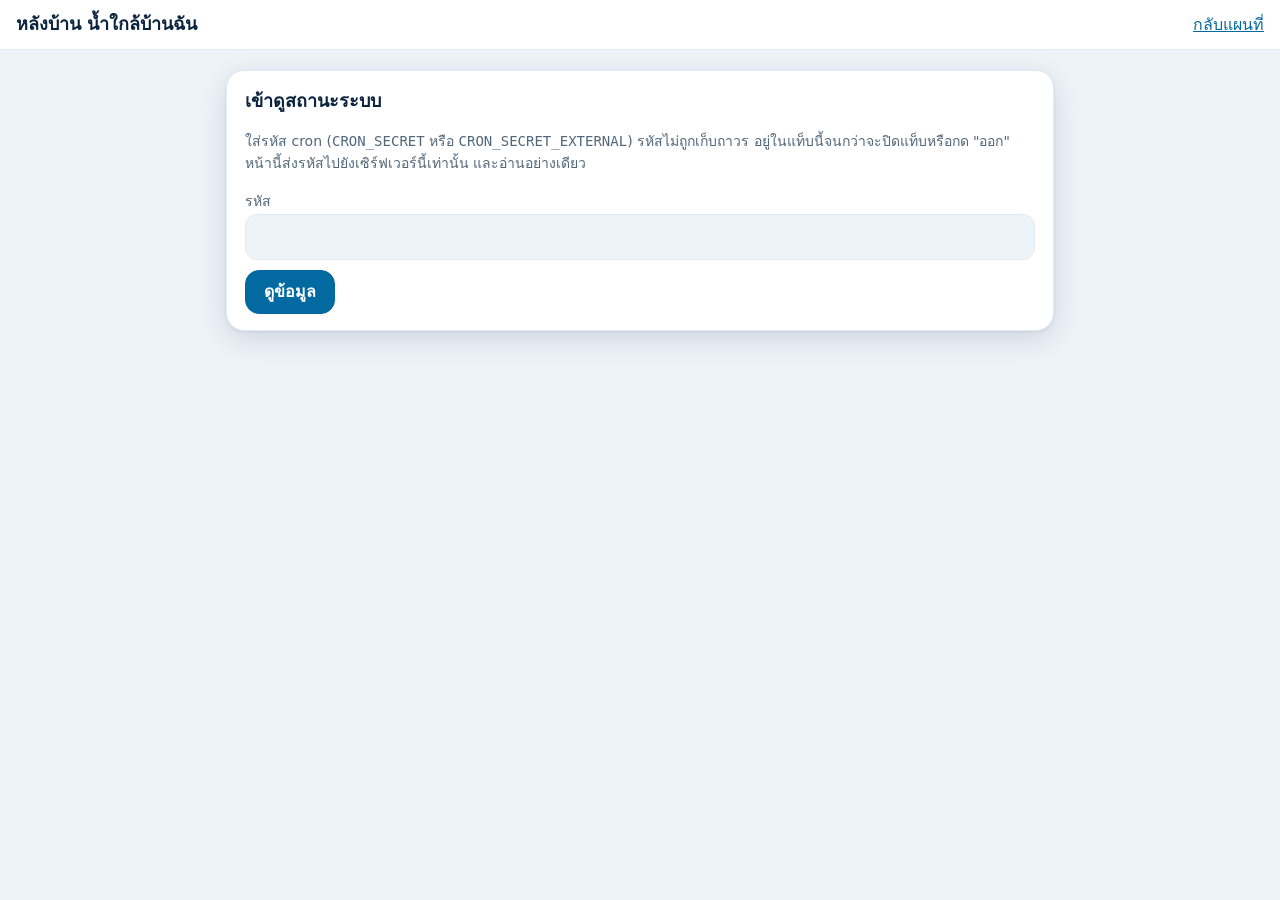
<file: public/admin.html>
<!doctype html>
<html lang="th">
<head>
<meta charset="utf-8">
<meta name="viewport" content="width=device-width, initial-scale=1, viewport-fit=cover">
<meta name="robots" content="noindex, nofollow">
<title>หลังบ้าน น้ำใกล้บ้านฉัน</title>
<meta name="description" content="หน้าดูสถานะระบบสำหรับเจ้าของ: โควตา LINE ข้อความที่ส่ง ฐานข้อมูล สถานีเงียบ ต้องใช้รหัส cron">
<meta name="theme-color" content="#0369a1">
<link rel="icon" href="icon.svg" type="image/svg+xml">
<style>
:root{--bg:#eef3f9;--surface:#fff;--ink:#0c2440;--muted:#51677a;--line:#e2eaf3;--accent:#0369a1;--accent-ink:#fff;--accent-soft:rgba(3,105,161,.1);
--ok-ink:#047857;--warn-ink:#854d0e;--bad-ink:#b91c1c;--ok:#047857;--warn:#d97706;--bad:#dc2626;--ok-bg:rgba(5,150,105,.13);--warn-bg:rgba(217,119,6,.15);--bad-bg:rgba(220,38,38,.12);
--shadow:0 8px 28px rgba(12,36,64,.14),0 1px 3px rgba(12,36,64,.08)}
@media (prefers-color-scheme:dark){:root{--bg:#0a1220;--surface:#142033;--ink:#e8eef7;--muted:#9bb0c6;--line:#27384f;--accent:#38bdf8;--accent-ink:#04202b;--accent-soft:rgba(56,189,248,.14);--ok-ink:#34d399;--warn-ink:#e8b630;--bad-ink:#ff8d84;--ok:#2fb078;--warn:#e0a526;--bad:#f0615a;--shadow:0 8px 28px rgba(0,0,0,.45)}}
*{box-sizing:border-box}
body{margin:0;background:var(--bg);color:var(--ink);font-family:"IBM Plex Sans Thai",system-ui,sans-serif;font-size:16px;line-height:1.6;-webkit-text-size-adjust:100%}
:focus-visible{outline:3px solid var(--accent);outline-offset:2px}
header{background:var(--surface);border-bottom:1px solid var(--line);padding:10px 16px;display:flex;gap:10px;align-items:center;justify-content:space-between}
header h1{margin:0;font-size:18px;font-weight:600}
a{color:var(--accent)}
button{font:inherit;cursor:pointer}
.btn{min-height:44px;padding:0 18px;border-radius:14px;border:1px solid var(--line);background:var(--surface);color:var(--ink);font-weight:600}
.btn.primary{background:var(--accent);border-color:var(--accent);color:var(--accent-ink)}
main{max-width:860px;margin:0 auto;padding:6px 16px 40px;min-width:0}
section,.card{min-width:0}
section,.card{background:var(--surface);border:1px solid var(--line);border-radius:18px;padding:16px 18px;margin-top:14px;box-shadow:var(--shadow)}
h2{margin:0 0 6px;font-size:18px}
.note{color:var(--muted);font-size:14px}
input[type=password]{width:100%;min-height:46px;border:1px solid var(--line);border-radius:12px;padding:0 14px;font:inherit;background:var(--bg);color:var(--ink)}
.row{display:flex;gap:8px;margin-top:10px;flex-wrap:wrap}
.big{font-size:28px;font-weight:700;line-height:1.2}
.bar{height:10px;border-radius:5px;background:var(--line);overflow:hidden;margin:8px 0}
.bar>i{display:block;height:100%;background:var(--ok)}
.bar.warn>i{background:var(--warn)}.bar.bad>i{background:var(--bad)}
.pill{display:inline-block;border-radius:999px;padding:2px 12px;font-size:14px;font-weight:600}
.pill.ok{background:var(--ok-bg);color:var(--ok-ink)}.pill.warn{background:var(--warn-bg);color:var(--warn-ink)}.pill.bad{background:var(--bad-bg);color:var(--bad-ink)}
table{width:100%;border-collapse:collapse;font-size:15px;margin-top:6px}
th,td{text-align:left;padding:7px 6px;border-top:1px solid var(--line)}th{color:var(--muted);font-weight:500;border-top:0}
td.n,th.n{text-align:right;font-variant-numeric:tabular-nums}
.grid{display:grid;grid-template-columns:repeat(auto-fit,minmax(240px,1fr));gap:0 14px}
.scroll{overflow-x:auto;-webkit-overflow-scrolling:touch}
.err{color:var(--bad-ink);font-weight:600}
[hidden]{display:none!important}
</style>
</head>
<body>
<header>
  <h1>หลังบ้าน น้ำใกล้บ้านฉัน</h1>
  <a href="/">กลับแผนที่</a>
</header>
<main>
<div class="card" id="login">
  <h2>เข้าดูสถานะระบบ</h2>
  <p class="note">ใส่รหัส cron (<code>CRON_SECRET</code> หรือ <code>CRON_SECRET_EXTERNAL</code>) รหัสไม่ถูกเก็บถาวร อยู่ในแท็บนี้จนกว่าจะปิดแท็บหรือกด "ออก" หน้านี้ส่งรหัสไปยังเซิร์ฟเวอร์นี้เท่านั้น และอ่านอย่างเดียว</p>
  <form id="f" autocomplete="off">
    <label for="secret" class="note">รหัส</label>
    <input id="secret" type="password" autocomplete="off" spellcheck="false" required>
    <div class="row"><button class="btn primary" type="submit">ดูข้อมูล</button></div>
  </form>
  <p class="err" id="loginErr" role="alert" hidden></p>
</div>

<div id="dash" hidden>
  <div class="row" style="justify-content:space-between;align-items:center">
    <span class="note" id="stamp">…</span>
    <span><button class="btn" id="reload" type="button">รีเฟรช</button> <button class="btn" id="logout" type="button">ออก</button></span>
  </div>
  <section id="sysSec"><h2>ระบบ</h2><div id="sys"></div></section>
  <section id="quotaSec"><h2>โควตาข้อความ LINE เดือนนี้</h2><div id="quota"></div></section>
  <section id="dbSec"><h2>ฐานข้อมูลและผู้ติดตาม</h2><div id="db"></div></section>
  <section id="silentSec"><h2>สถานีที่เงียบ</h2><div id="silent"></div></section>
  <section id="bankSec"><h2>คุณภาพข้อมูลตลิ่ง</h2><div id="bank"></div></section>
  <section id="daysSec"><h2>ข้อความที่ส่งแต่ละวัน</h2><div id="days"></div></section>
  <section id="provSec"><h2>จังหวัดที่ได้รับข้อความมากที่สุด</h2><div id="provs"></div></section>
  <section id="backupSec"><h2>การสำรองข้อมูล</h2><div id="backup"></div></section>
</div>
</main>
<script>
(function(){
  var KEY = "nkb-admin", $ = function(id){ return document.getElementById(id); };
  var KIND = {status:"สถานะเปลี่ยน", early:"เตือนล่วงหน้า", fast:"น้ำขึ้นเร็ว", report:"รายงานน้ำท่วม", digest:"สรุป", rain:"ฝนหนักใน 3 ชม.", stale:"สถานีเงียบ", admin:"ถึงเจ้าของ"};
  function esc(s){ return String(s==null?"":s).replace(/[&<>"']/g, function(c){ return {"&":"&amp;","<":"&lt;",">":"&gt;",'"':"&quot;","'":"&#39;"}[c]; }); }
  function getSecret(){ try { return sessionStorage.getItem(KEY) || ""; } catch(e){ return window.__nkbSecret || ""; } }
  function setSecret(v){ try { v ? sessionStorage.setItem(KEY, v) : sessionStorage.removeItem(KEY); } catch(e){} window.__nkbSecret = v; }
  function pill(cls, text){ return '<span class="pill '+cls+'">'+esc(text)+'</span>'; }
  function bar(p, cls){ return '<div class="bar '+(cls||"")+'" role="img" aria-label="'+Math.round(p)+' เปอร์เซ็นต์"><i style="width:'+Math.max(1, Math.min(100, p))+'%"></i></div>'; }
  function ago(min){ return min==null ? "ไม่ทราบ" : min < 90 ? min+" นาทีก่อน" : Math.round(min/60)+" ชม.ก่อน"; }

  function show(loggedIn){ $("login").hidden = loggedIn; $("dash").hidden = !loggedIn; }
  function get(path, secret){
    return fetch(path, {headers: secret ? {Authorization: "Bearer " + secret} : {}, cache: "no-store"}).then(function(r){
      if(r.status === 401) { var e = new Error("401"); e.code = 401; throw e; }
      if(!r.ok) throw new Error("HTTP " + r.status);
      return r.json();
    });
  }

  function render(st, h){
    var sys = h && h.ingest_ok ? pill("ok","ดึงข้อมูลปกติ") : pill("bad","ดึงข้อมูลมีปัญหา");
    $("sys").innerHTML = '<p>'+sys+' <span class="note">สถานี '+esc(h && h.stations)+' · ข้อมูลล่าสุด '+esc(ago(h && h.latest_reading_age_min))+' · ดึงล่าสุด '+esc(ago(h && h.last_ingest_age_min))+'</span></p>'+
      (h && h.last_ingest_error ? '<p class="err">'+esc(h.last_ingest_error)+'</p>' : '');

    var q = st.line_quota || {}, b = st.budget, qh;
    if(q.error){ qh = '<p class="err">ถามโควตาจาก LINE ไม่ได้: '+esc(q.error)+'</p>'; }
    else if(q.limit == null){ qh = '<p>'+pill("ok","แผนไม่จำกัดจำนวน")+' <span class="note">ใช้ไปแล้ว '+esc(q.used)+' ข้อความเดือนนี้</span></p>'; }
    else {
      var p = q.used / q.limit * 100, cls = p >= 95 ? "bad" : p >= 80 ? "warn" : "";
      qh = '<div class="big">'+esc(q.used)+' <span class="note">/ '+esc(q.limit)+' ('+Math.round(p)+'%)</span></div>'+bar(p, cls)+
        '<p>เหลือ <b>'+esc(Math.max(q.limit - q.used, 0))+'</b> ข้อความ · ส่วนสำรองสำหรับข่าวเตือนภัย '+esc(b ? b.reserve : "-")+'</p>'+
        (b && b.holding ? '<p>'+pill("warn","กำลังพักข้อความไม่เร่งด่วน")+' <span class="note">เหลือแต่ส่วนสำรอง: สรุปเช้า เตือนน้ำขึ้นเร็ว และการเปลี่ยนเป็นปกติรอไว้ ระดับเตือนภัยยังส่ง</span></p>' : '<p>'+pill("ok","ส่งตามปกติ")+'</p>');
    }
    $("quota").innerHTML = qh;

    var dbp = st.db_mb / st.db_limit_mb * 100;
    $("db").innerHTML = '<div class="grid"><div><div class="note">ฐานข้อมูล</div><div class="big">'+esc(st.db_mb)+' <span class="note">/ '+esc(st.db_limit_mb)+' MB</span></div>'+bar(dbp, dbp >= 80 ? "warn" : "")+'</div>'+
      '<div><div class="note">ผู้ติดตาม</div><div class="big">'+esc(st.subscriptions)+'</div><div class="note">จังหวัดที่เฝ้าดู: '+esc((st.watch_provinces||[]).length ? st.watch_provinces.join(", ") : "ทั้งประเทศ")+'</div></div></div>';

    var sg = st.silent_groups || [];
    $("silent").innerHTML = sg.length ? '<ul>'+sg.map(function(g){ return '<li>'+esc(g)+'</li>'; }).join("")+'</ul>' : '<p>'+pill("ok","ไม่มีกลุ่มสถานีที่เงียบเกิน 6 ชม.")+'</p>';

    var bd = st.bank_data;
    if(bd){
      var bad = (bd.too_high_count||0) + (bd.disagree_count||0) + (bd.bank_not_above_bed_count||0), bh = '<p>'+(bad ? pill("warn", bad+" สถานีข้อมูลตลิ่งน่าสงสัย") : pill("ok","ไม่พบข้อมูลตลิ่งที่น่าสงสัย"))+
        ' <span class="note">จาก '+esc(bd.fresh)+' สถานีที่ข้อมูลสด · ใช้ได้ '+esc(bd.usable)+' · ต่ำกว่าตลิ่งมาก '+esc(bd.far_below)+' · ขาดค่า '+esc(bd.missing)+'</span></p>';
      [["too_high","สูงกว่าตลิ่งเกิน 3 เมตร (น่าจะเป็นความคลาดของต้นทาง ระบบไม่แสดง ซม. ให้ผู้ใช้)",function(i){ return i.cm+" ซม. · "+(i.pct==null?"-":i.pct+"%"); }],
       ["disagree","ซม. กับ % ขัดกัน (ระบบไม่แสดง ซม.)",function(i){ return i.cm+" ซม. · "+i.pct+"%"; }],
       ["bank_not_above_bed","ตลิ่งไม่สูงกว่าท้องน้ำ (% ใช้ไม่ได้)",function(i){ return "ตลิ่ง "+i.bank+" · ท้องน้ำ "+i.bed; }]].forEach(function(g){
        var l = bd[g[0]] || []; if(!l.length) return;
        bh += '<h3>'+esc(g[1])+' <span class="note">รวม '+esc(bd[g[0]+"_count"])+'</span></h3><ul>'+l.map(function(i){ return '<li>'+esc(i.name)+' <span class="note">'+esc(i.province||"")+' · '+esc(g[2](i))+'</span></li>'; }).join("")+'</ul>';
      });
      $("bank").innerHTML = bh;
    }

    var days = (st.days || []).slice().reverse(), kinds = Object.keys(KIND);
    $("days").innerHTML = days.length ? '<div class="scroll"><table><thead><tr><th>วัน</th>'+kinds.map(function(k){ return '<th class="n">'+esc(KIND[k])+'</th>'; }).join("")+'<th class="n">รวม</th><th class="n">ส่งไม่สำเร็จ</th></tr></thead><tbody>'+
      days.map(function(d){ return '<tr><td>'+esc(d.day)+'</td>'+kinds.map(function(k){ return '<td class="n">'+esc(d.by_kind[k]||0)+'</td>'; }).join("")+'<td class="n"><b>'+esc(d.total)+'</b></td><td class="n">'+(d.failed ? '<span class="err">'+esc(d.failed)+'</span>' : '0')+'</td></tr>'; }).join("")+'</tbody></table></div>'+
      '<p class="note">ข้อความถึงเจ้าของเริ่มนับตั้งแต่เวอร์ชันที่เพิ่มการบันทึกนี้ ก่อนหน้านั้นไม่มีในตาราง</p>' : '<p class="note">ยังไม่มีบันทึก</p>';

    var tp = st.top_provinces || [];
    $("provs").innerHTML = tp.length ? '<table><tbody>'+tp.map(function(r){ return '<tr><td>'+esc(r.province)+'</td><td class="n">'+esc(r.messages)+'</td></tr>'; }).join("")+'</tbody></table>' : '<p class="note">ยังไม่มีบันทึก</p>';

    var bk = st.backup;
    $("backup").innerHTML = bk ? '<p>เตือนครั้งถัดไปอีก <b>'+esc(bk.days_left)+'</b> วัน <span class="note">(นับจาก '+esc(bk.since.slice(0,10))+')</span></p><p class="note">สำรองด้วย <code>backup_export.py</code> บนเครื่องของคุณ</p>' : '<p class="note">ยังไม่เริ่มนับ (หรือปิดการเตือนด้วย BACKUP_REMIND=0)</p>';

    $("stamp").textContent = "อัปเดต " + new Date().toLocaleTimeString("th-TH", {hour:"2-digit", minute:"2-digit", second:"2-digit"});
  }

  function load(){
    var secret = getSecret();
    if(!secret){ show(false); return; }
    $("loginErr").hidden = true;
    Promise.all([get("/api/cron/stats?days=14", secret), get("/health").catch(function(){ return null; })]).then(function(r){
      show(true); render(r[0], r[1]);
    }).catch(function(e){
      if(e.code === 401){ setSecret(""); }
      show(false);
      $("loginErr").hidden = false;
      $("loginErr").textContent = e.code === 401 ? "รหัสไม่ถูกต้อง" : "โหลดข้อมูลไม่สำเร็จ: " + e.message;
    });
  }
  $("f").addEventListener("submit", function(ev){ ev.preventDefault(); setSecret($("secret").value.trim()); $("secret").value = ""; load(); });
  $("reload").addEventListener("click", load);
  $("logout").addEventListener("click", function(){ setSecret(""); show(false); });
  load();
})();
</script>
</body>
</html>
</file>
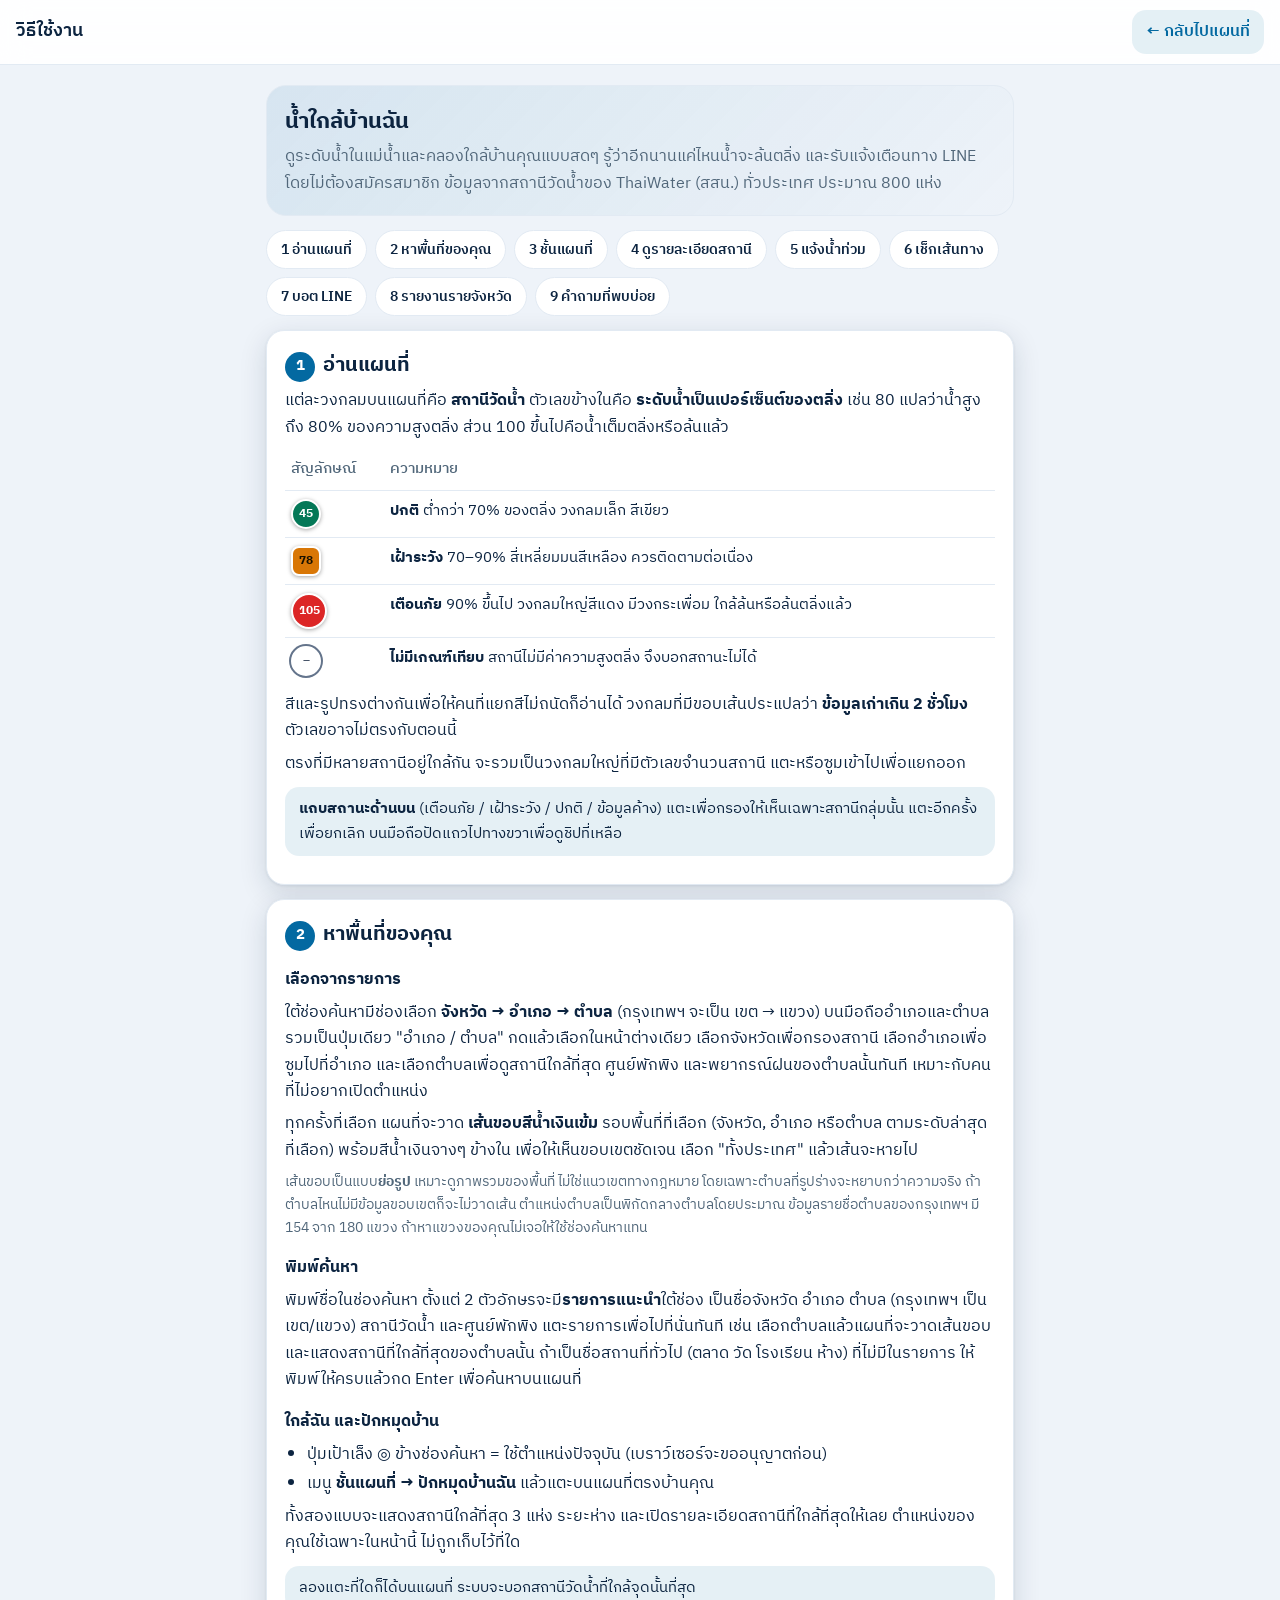
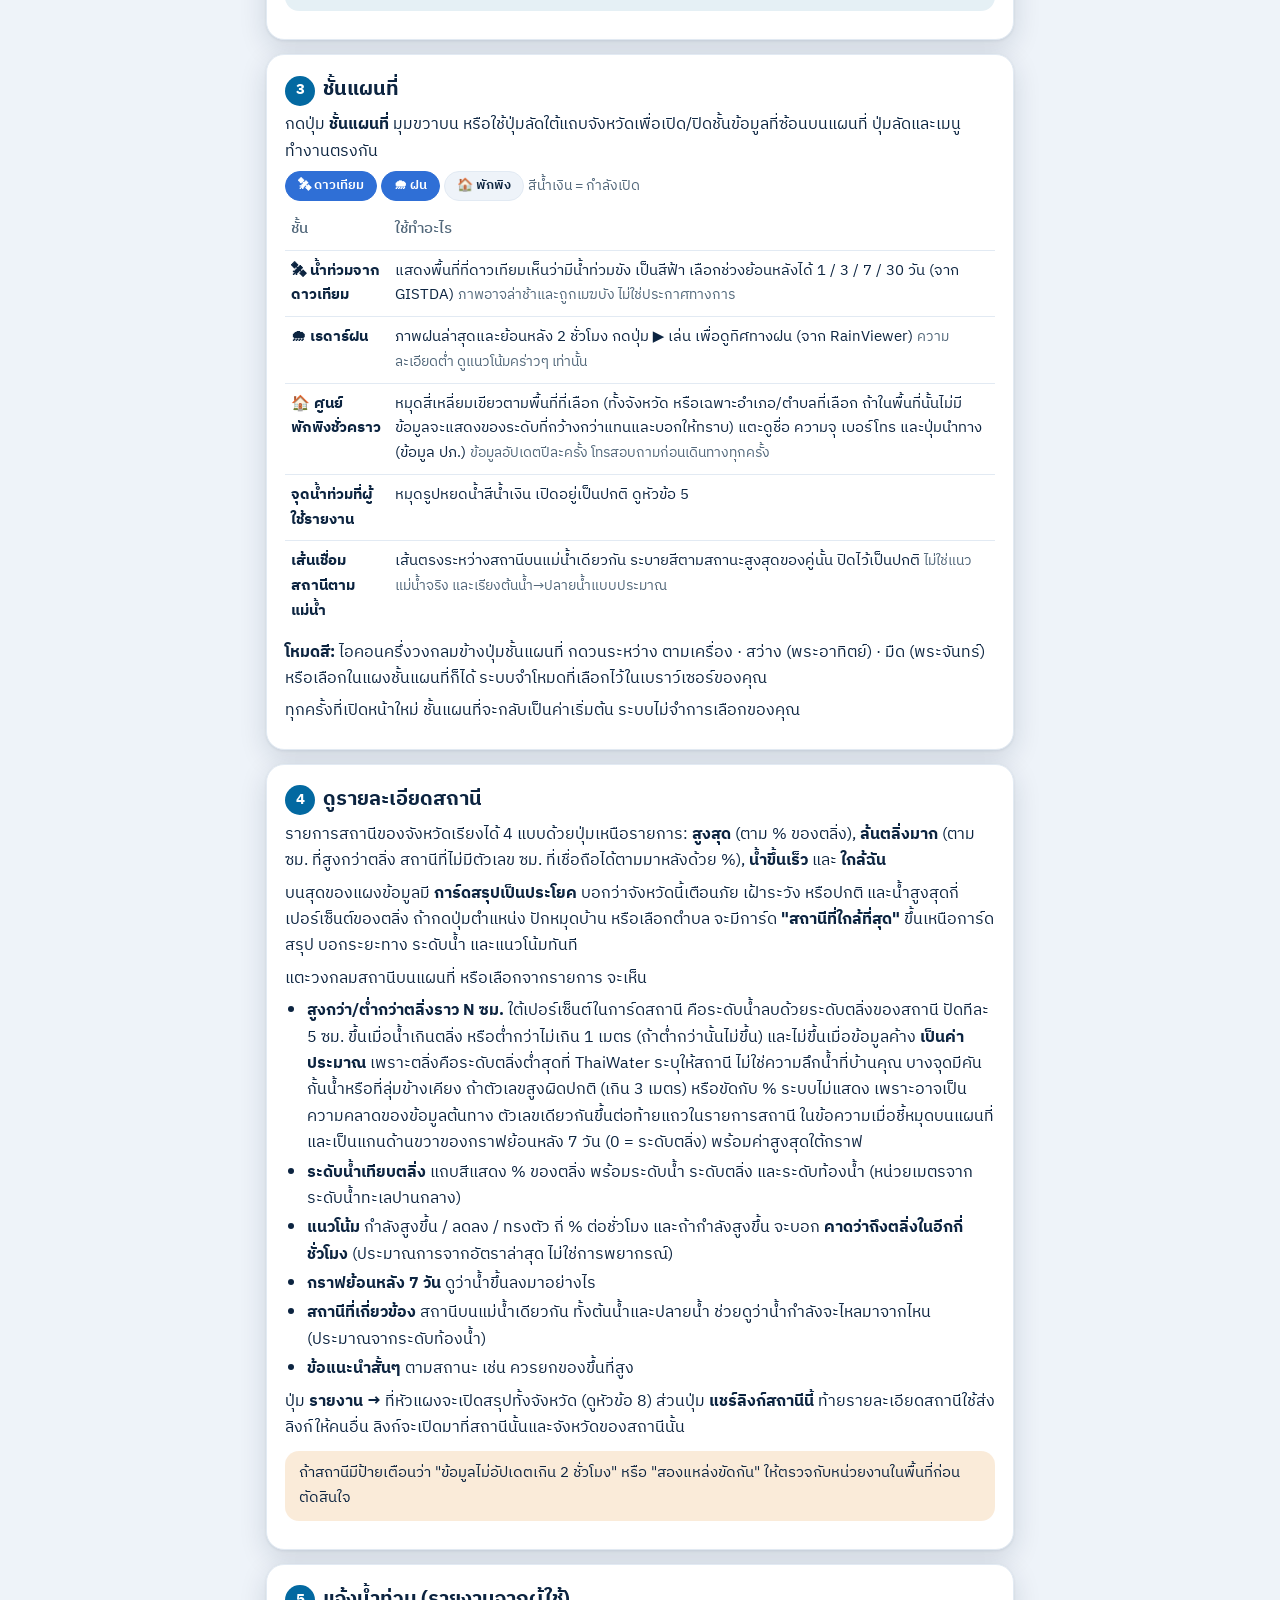
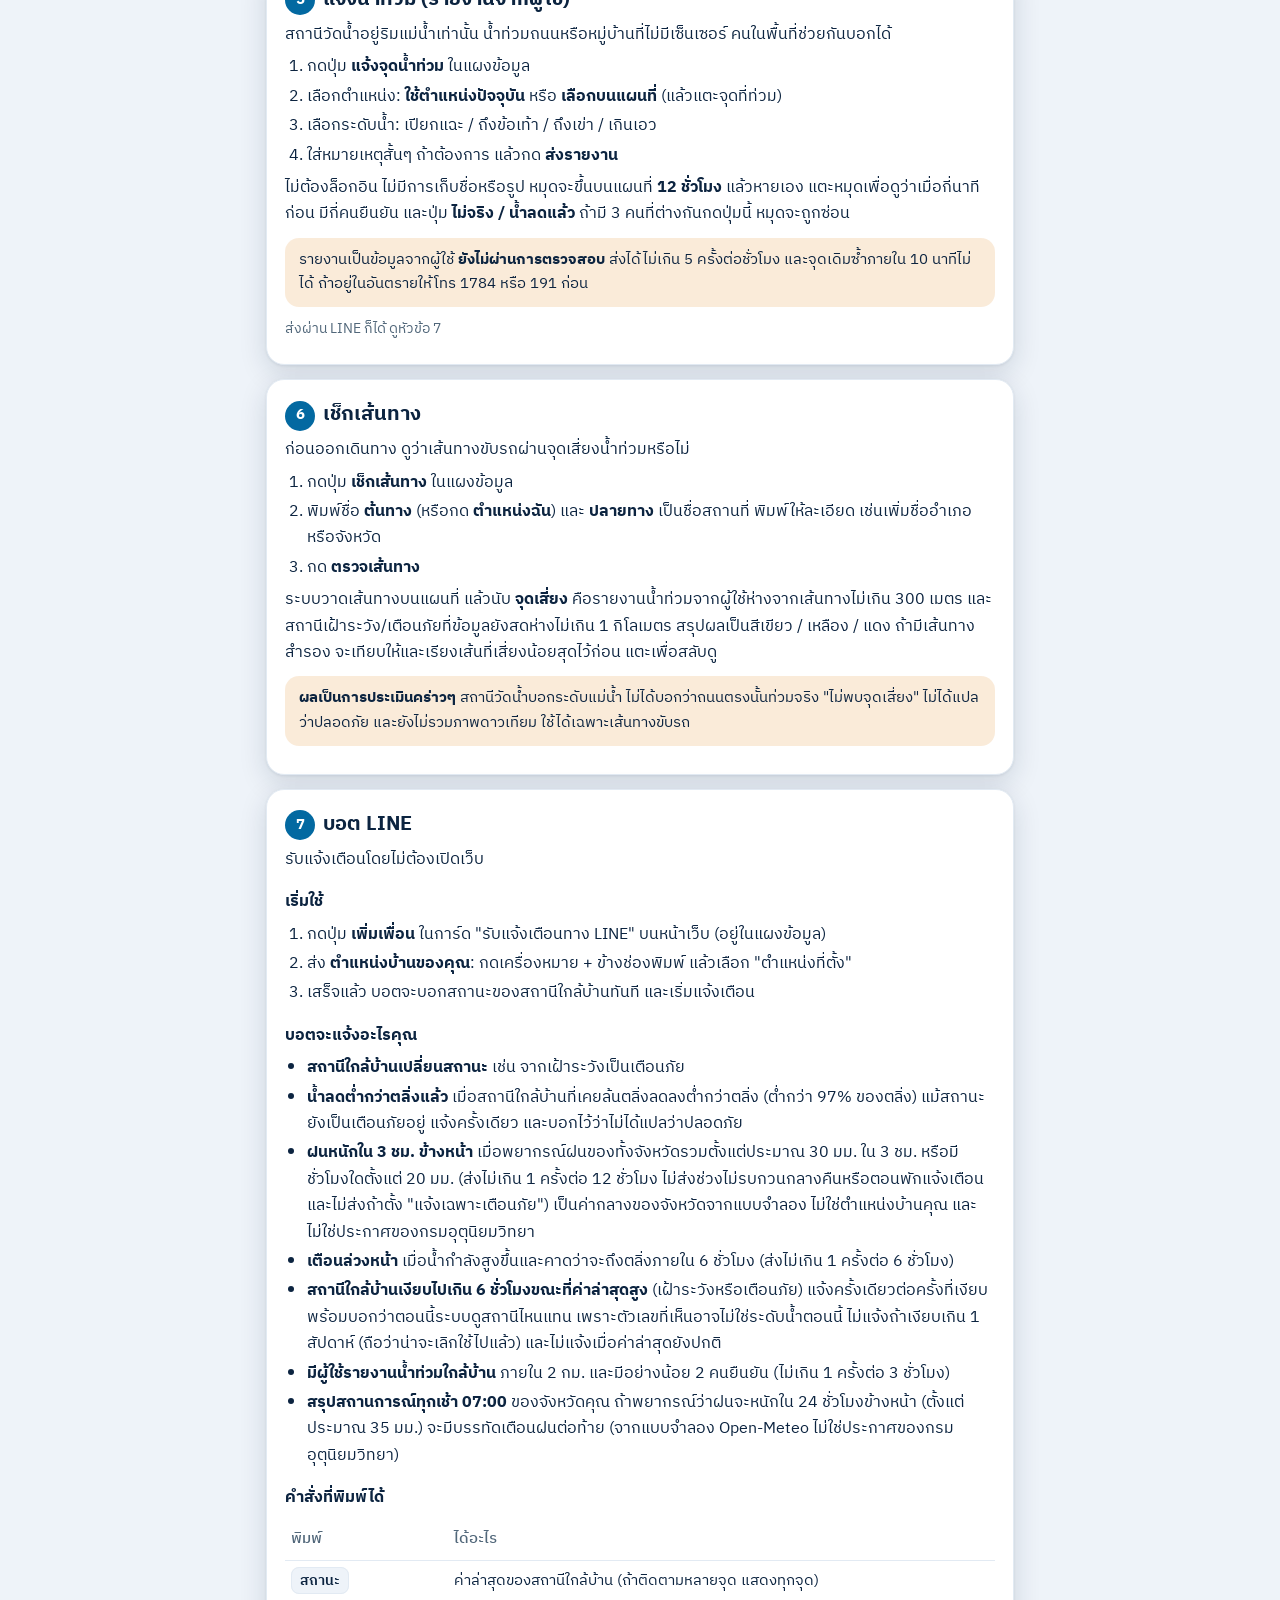
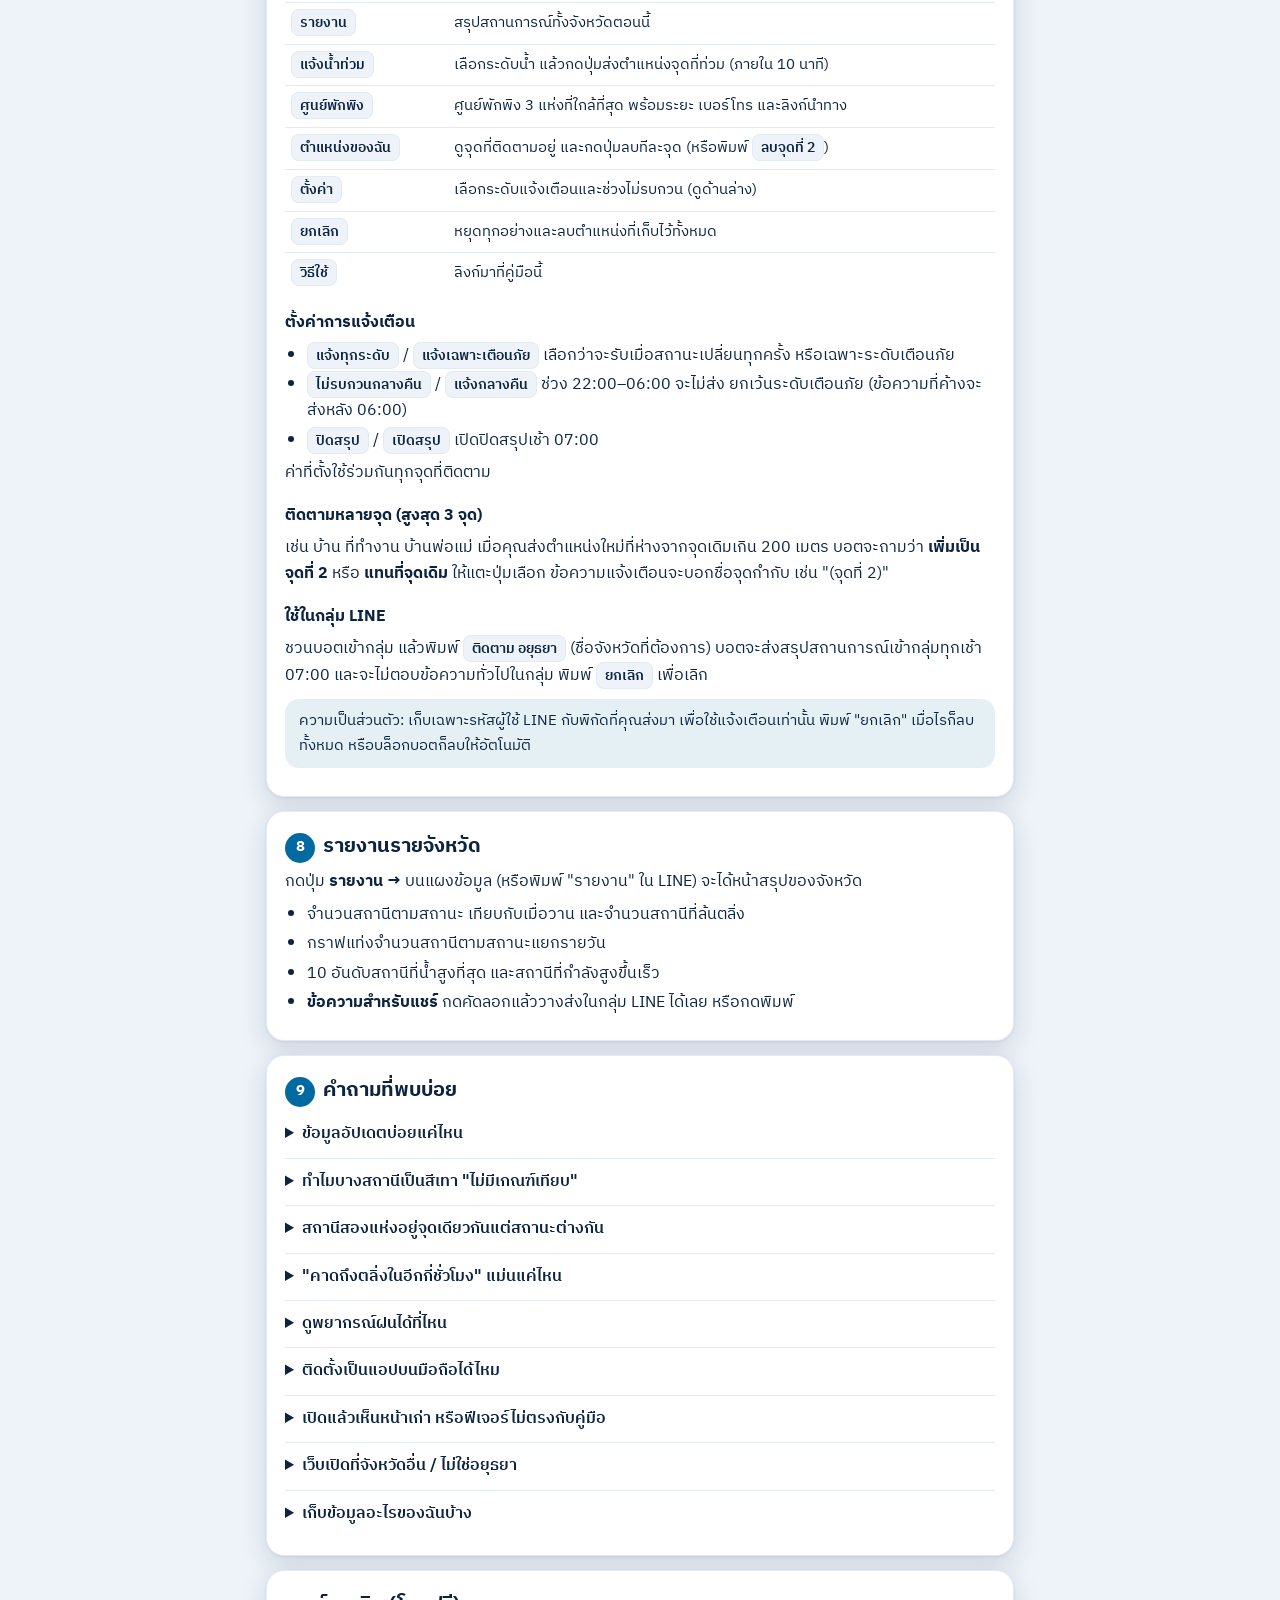
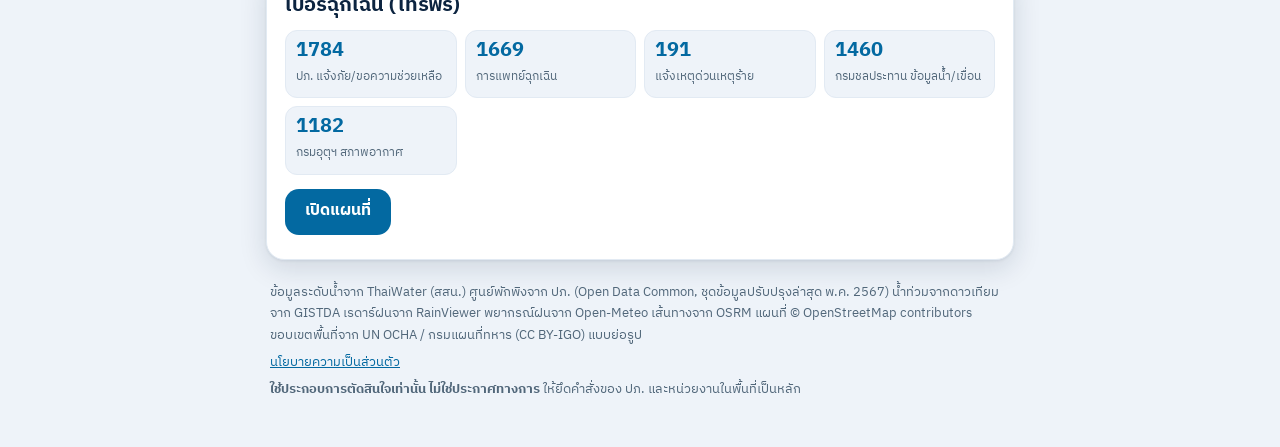
<file: public/help.html>
<!doctype html>
<html lang="th">
<head>
<meta charset="utf-8">
<meta name="viewport" content="width=device-width, initial-scale=1, viewport-fit=cover">
<title>วิธีใช้งาน น้ำใกล้บ้านฉัน</title>
<meta name="description" content="คู่มือการใช้งานเว็บและบอต LINE น้ำใกล้บ้านฉัน: อ่านแผนที่ ดูสถานะน้ำ ค้นหาพื้นที่ ชั้นแผนที่ แจ้งน้ำท่วม เช็กเส้นทาง และการแจ้งเตือนทาง LINE">
<meta name="theme-color" content="#0369a1">
<link rel="icon" href="icon.svg" type="image/svg+xml">
<link href="https://fonts.googleapis.com/css2?family=IBM+Plex+Sans+Thai:wght@400;500;600;700&display=swap" rel="stylesheet">
<script>try{var t=localStorage.getItem("nkb-theme");if(t==="light"||t==="dark")document.documentElement.setAttribute("data-theme",t);}catch(e){}</script>
<style>
:root{--bg:#eef3f9;--surface:#fff;--ink:#0c2440;--muted:#51677a;--line:#e2eaf3;--accent:#0369a1;--accent-ink:#fff;--accent-soft:rgba(3,105,161,.1);
--normal:#047857;--watch:#d97706;--alert:#dc2626;--unknown:#64748b;--normal-ink:#047857;--watch-ink:#854d0e;--alert-ink:#b91c1c;--unknown-ink:#475569;
--normal-bg:rgba(5,150,105,.13);--watch-bg:rgba(217,119,6,.15);--alert-bg:rgba(220,38,38,.12);--unknown-bg:rgba(100,116,139,.15);
--glass:rgba(255,255,255,.92);--shadow:0 8px 28px rgba(12,36,64,.14),0 1px 3px rgba(12,36,64,.08);--blue:#2f6fd6}
@media (prefers-color-scheme:dark){:root:not([data-theme="light"]){--bg:#0a1220;--surface:#142033;--ink:#e8eef7;--muted:#9bb0c6;--line:#27384f;--accent:#38bdf8;--accent-ink:#04202b;--accent-soft:rgba(56,189,248,.14);--normal-ink:#34d399;--watch-ink:#fbbf24;--alert-ink:#f87171;--unknown-ink:#94a3b8;--normal:#34d399;--watch:#fbbf24;--alert:#f87171;--unknown:#94a3b8;--glass:rgba(18,38,48,.9);--shadow:0 8px 28px rgba(0,0,0,.5),0 1px 3px rgba(0,0,0,.4);color-scheme:dark}}
:root[data-theme="dark"]{--bg:#0a1220;--surface:#142033;--ink:#e8eef7;--muted:#9bb0c6;--line:#27384f;--accent:#38bdf8;--accent-ink:#04202b;--accent-soft:rgba(56,189,248,.14);--normal-ink:#34d399;--watch-ink:#fbbf24;--alert-ink:#f87171;--unknown-ink:#94a3b8;--normal:#34d399;--watch:#fbbf24;--alert:#f87171;--unknown:#94a3b8;--glass:rgba(18,38,48,.9);--shadow:0 8px 28px rgba(0,0,0,.5),0 1px 3px rgba(0,0,0,.4);color-scheme:dark}
*{box-sizing:border-box}
html{scroll-behavior:smooth;scroll-padding-top:74px}
body{margin:0;background:var(--bg);color:var(--ink);font-family:"IBM Plex Sans Thai",system-ui,sans-serif;font-size:16px;line-height:1.65;-webkit-text-size-adjust:100%}
a{color:var(--accent)}
:focus-visible{outline:3px solid var(--accent);outline-offset:2px}
header{position:sticky;top:0;z-index:10;background:var(--glass);-webkit-backdrop-filter:blur(14px);backdrop-filter:blur(14px);border-bottom:1px solid var(--line);padding:10px 16px;padding-top:calc(10px + env(safe-area-inset-top,0px));display:flex;gap:10px;align-items:center;justify-content:space-between}
header h1{margin:0;font-size:18px;font-weight:600}
header a.back{display:inline-flex;align-items:center;height:44px;padding:0 14px;border-radius:14px;background:var(--accent-soft);color:var(--accent);font-weight:600;text-decoration:none;white-space:nowrap}
main{max-width:780px;margin:0 auto;padding:6px 16px 40px}
.hero{margin-top:14px;background:linear-gradient(135deg,var(--accent-soft),transparent);border:1px solid var(--line);border-radius:20px;padding:18px}
.hero h2{margin:0 0 4px;font-size:22px}.hero p{margin:0;color:var(--muted)}
.toc{display:flex;flex-wrap:wrap;gap:8px;margin:14px 0 4px}
.toc a{display:inline-block;padding:7px 14px;border-radius:999px;background:var(--surface);border:1px solid var(--line);text-decoration:none;font-size:14px;font-weight:600;color:var(--ink)}
section{background:var(--surface);border:1px solid var(--line);border-radius:18px;padding:18px;margin-top:14px;box-shadow:var(--shadow)}
section>h2{margin:0 0 4px;font-size:20px}
section>h2 .n{display:inline-grid;place-items:center;width:30px;height:30px;border-radius:50%;background:var(--accent);color:var(--accent-ink);font-size:15px;margin-right:8px;vertical-align:1px}
h3{font-size:16px;margin:16px 0 4px}
p{margin:6px 0}
ul,ol{margin:6px 0;padding-left:22px}li{margin:3px 0}
.note{color:var(--muted);font-size:14px}
.tip,.warn{border-radius:14px;padding:10px 14px;margin:10px 0;font-size:15px}
.tip{background:var(--accent-soft)}.warn{background:var(--watch-bg)}
.chipdemo{display:inline-flex;align-items:center;gap:6px;height:30px;padding:0 12px;border-radius:999px;border:1px solid var(--line);background:var(--bg);font-size:13px;font-weight:600;white-space:nowrap;vertical-align:middle}
.chipdemo.on{background:var(--blue);border-color:var(--blue);color:#fff}
.dot{display:inline-block;width:12px;height:12px;border-radius:50%;vertical-align:-1px}
.d-normal{background:var(--normal)}.d-watch{background:var(--watch);border-radius:3px}.d-alert{background:var(--alert)}.d-unknown{background:var(--unknown)}
.mk{display:inline-grid;place-items:center;width:30px;height:30px;border-radius:50%;color:#fff;font-weight:700;font-size:12px;border:2px solid #fff;box-shadow:0 1px 4px rgba(0,0,0,.35);vertical-align:middle}
.mk.normal{background:#047857;color:#fff}.mk.watch{background:#d97706;color:#1a1200;border-radius:8px}.mk.alert{background:#dc2626;color:#fff;width:36px;height:36px}.mk.unknown{background:#fff;color:#475569;box-shadow:0 0 0 2px #64748b}   /* the same fixed colours as the map markers */
table{width:100%;border-collapse:collapse;font-size:15px;margin:8px 0}
th,td{text-align:left;padding:8px 6px;border-top:1px solid var(--line);vertical-align:top}th{color:var(--muted);font-weight:500;border-top:0}
code{background:var(--bg);border:1px solid var(--line);border-radius:8px;padding:1px 8px;font-size:14px;font-family:inherit;font-weight:600;white-space:nowrap}
details{border-top:1px solid var(--line);padding:10px 0}details:first-of-type{border-top:0}
summary{cursor:pointer;font-weight:600}
details p{margin:6px 0 0}
.sos{display:grid;grid-template-columns:repeat(auto-fit,minmax(150px,1fr));gap:8px;margin-top:8px}
.sos a{display:block;text-decoration:none;border:1px solid var(--line);border-radius:12px;padding:8px 10px;color:var(--ink);background:var(--bg)}
.sos a b{display:block;font-size:20px;color:var(--accent);line-height:1.2}.sos a span{font-size:12px;color:var(--muted)}
.cta{display:inline-flex;align-items:center;min-height:46px;padding:0 20px;border-radius:14px;background:var(--accent);color:var(--accent-ink);font-weight:700;text-decoration:none;margin-top:8px}
footer{color:var(--muted);font-size:13px;margin:22px 4px 0}
@media print{header,.toc,.cta{display:none}section{box-shadow:none;break-inside:avoid}body{background:#fff}}
</style>
</head>
<body>
<header>
  <h1>วิธีใช้งาน</h1>
  <a class="back" href="./">← กลับไปแผนที่</a>
</header>
<main>

<div class="hero">
  <h2>น้ำใกล้บ้านฉัน</h2>
  <p>ดูระดับน้ำในแม่น้ำและคลองใกล้บ้านคุณแบบสดๆ รู้ว่าอีกนานแค่ไหนน้ำจะล้นตลิ่ง และรับแจ้งเตือนทาง LINE โดยไม่ต้องสมัครสมาชิก ข้อมูลจากสถานีวัดน้ำของ ThaiWater (สสน.) ทั่วประเทศ ประมาณ 800 แห่ง</p>
</div>

<nav class="toc" aria-label="สารบัญ">
  <a href="#read">1 อ่านแผนที่</a>
  <a href="#find">2 หาพื้นที่ของคุณ</a>
  <a href="#layers">3 ชั้นแผนที่</a>
  <a href="#station">4 ดูรายละเอียดสถานี</a>
  <a href="#report">5 แจ้งน้ำท่วม</a>
  <a href="#route">6 เช็กเส้นทาง</a>
  <a href="#line">7 บอต LINE</a>
  <a href="#province">8 รายงานรายจังหวัด</a>
  <a href="#faq">9 คำถามที่พบบ่อย</a>
</nav>

<section id="read">
  <h2><span class="n">1</span>อ่านแผนที่</h2>
  <p>แต่ละวงกลมบนแผนที่คือ <b>สถานีวัดน้ำ</b> ตัวเลขข้างในคือ <b>ระดับน้ำเป็นเปอร์เซ็นต์ของตลิ่ง</b> เช่น 80 แปลว่าน้ำสูงถึง 80% ของความสูงตลิ่ง ส่วน 100 ขึ้นไปคือน้ำเต็มตลิ่งหรือล้นแล้ว</p>
  <table>
    <tr><th>สัญลักษณ์</th><th>ความหมาย</th></tr>
    <tr><td><span class="mk normal">45</span></td><td><b>ปกติ</b> ต่ำกว่า 70% ของตลิ่ง วงกลมเล็ก สีเขียว</td></tr>
    <tr><td><span class="mk watch">78</span></td><td><b>เฝ้าระวัง</b> 70–90% สี่เหลี่ยมมนสีเหลือง ควรติดตามต่อเนื่อง</td></tr>
    <tr><td><span class="mk alert">105</span></td><td><b>เตือนภัย</b> 90% ขึ้นไป วงกลมใหญ่สีแดง มีวงกระเพื่อม ใกล้ล้นหรือล้นตลิ่งแล้ว</td></tr>
    <tr><td><span class="mk unknown">–</span></td><td><b>ไม่มีเกณฑ์เทียบ</b> สถานีไม่มีค่าความสูงตลิ่ง จึงบอกสถานะไม่ได้</td></tr>
  </table>
  <p>สีและรูปทรงต่างกันเพื่อให้คนที่แยกสีไม่ถนัดก็อ่านได้ วงกลมที่มีขอบเส้นประแปลว่า <b>ข้อมูลเก่าเกิน 2 ชั่วโมง</b> ตัวเลขอาจไม่ตรงกับตอนนี้</p>
  <p>ตรงที่มีหลายสถานีอยู่ใกล้กัน จะรวมเป็นวงกลมใหญ่ที่มีตัวเลขจำนวนสถานี แตะหรือซูมเข้าไปเพื่อแยกออก</p>
  <div class="tip"><b>แถบสถานะด้านบน</b> (เตือนภัย / เฝ้าระวัง / ปกติ / ข้อมูลค้าง) แตะเพื่อกรองให้เห็นเฉพาะสถานีกลุ่มนั้น แตะอีกครั้งเพื่อยกเลิก บนมือถือปัดแถวไปทางขวาเพื่อดูชิปที่เหลือ</div>
</section>

<section id="find">
  <h2><span class="n">2</span>หาพื้นที่ของคุณ</h2>
  <h3>เลือกจากรายการ</h3>
  <p>ใต้ช่องค้นหามีช่องเลือก <b>จังหวัด → อำเภอ → ตำบล</b> (กรุงเทพฯ จะเป็น เขต → แขวง) บนมือถืออำเภอและตำบลรวมเป็นปุ่มเดียว "อำเภอ / ตำบล" กดแล้วเลือกในหน้าต่างเดียว เลือกจังหวัดเพื่อกรองสถานี เลือกอำเภอเพื่อซูมไปที่อำเภอ และเลือกตำบลเพื่อดูสถานีใกล้ที่สุด ศูนย์พักพิง และพยากรณ์ฝนของตำบลนั้นทันที เหมาะกับคนที่ไม่อยากเปิดตำแหน่ง</p>
  <p>ทุกครั้งที่เลือก แผนที่จะวาด <b>เส้นขอบสีน้ำเงินเข้ม</b> รอบพื้นที่ที่เลือก (จังหวัด, อำเภอ หรือตำบล ตามระดับล่าสุดที่เลือก) พร้อมสีน้ำเงินจางๆ ข้างใน เพื่อให้เห็นขอบเขตชัดเจน เลือก "ทั้งประเทศ" แล้วเส้นจะหายไป</p>
  <p class="note">เส้นขอบเป็นแบบ<b>ย่อรูป</b> เหมาะดูภาพรวมของพื้นที่ ไม่ใช่แนวเขตทางกฎหมาย โดยเฉพาะตำบลที่รูปร่างจะหยาบกว่าความจริง ถ้าตำบลไหนไม่มีข้อมูลขอบเขตก็จะไม่วาดเส้น ตำแหน่งตำบลเป็นพิกัดกลางตำบลโดยประมาณ ข้อมูลรายชื่อตำบลของกรุงเทพฯ มี 154 จาก 180 แขวง ถ้าหาแขวงของคุณไม่เจอให้ใช้ช่องค้นหาแทน</p>
  <h3>พิมพ์ค้นหา</h3>
  <p>พิมพ์ชื่อในช่องค้นหา ตั้งแต่ 2 ตัวอักษรจะมี<b>รายการแนะนำ</b>ใต้ช่อง เป็นชื่อจังหวัด อำเภอ ตำบล (กรุงเทพฯ เป็นเขต/แขวง) สถานีวัดน้ำ และศูนย์พักพิง แตะรายการเพื่อไปที่นั่นทันที เช่น เลือกตำบลแล้วแผนที่จะวาดเส้นขอบและแสดงสถานีที่ใกล้ที่สุดของตำบลนั้น ถ้าเป็นชื่อสถานที่ทั่วไป (ตลาด วัด โรงเรียน ห้าง) ที่ไม่มีในรายการ ให้พิมพ์ให้ครบแล้วกด Enter เพื่อค้นหาบนแผนที่</p>
  <h3>ใกล้ฉัน และปักหมุดบ้าน</h3>
  <ul>
    <li>ปุ่มเป้าเล็ง ◎ ข้างช่องค้นหา = ใช้ตำแหน่งปัจจุบัน (เบราว์เซอร์จะขออนุญาตก่อน)</li>
    <li>เมนู <b>ชั้นแผนที่ → ปักหมุดบ้านฉัน</b> แล้วแตะบนแผนที่ตรงบ้านคุณ</li>
  </ul>
  <p>ทั้งสองแบบจะแสดงสถานีใกล้ที่สุด 3 แห่ง ระยะห่าง และเปิดรายละเอียดสถานีที่ใกล้ที่สุดให้เลย ตำแหน่งของคุณใช้เฉพาะในหน้านี้ ไม่ถูกเก็บไว้ที่ใด</p>
  <div class="tip">ลองแตะที่ใดก็ได้บนแผนที่ ระบบจะบอกสถานีวัดน้ำที่ใกล้จุดนั้นที่สุด</div>
</section>

<section id="layers">
  <h2><span class="n">3</span>ชั้นแผนที่</h2>
  <p>กดปุ่ม <b>ชั้นแผนที่</b> มุมขวาบน หรือใช้ปุ่มลัดใต้แถบจังหวัดเพื่อเปิด/ปิดชั้นข้อมูลที่ซ้อนบนแผนที่ ปุ่มลัดและเมนูทำงานตรงกัน</p>
  <p><span class="chipdemo on">🛰 ดาวเทียม</span> <span class="chipdemo on">🌧 ฝน</span> <span class="chipdemo">🏠 พักพิง</span> <span class="note">สีน้ำเงิน = กำลังเปิด</span></p>
  <table>
    <tr><th>ชั้น</th><th>ใช้ทำอะไร</th></tr>
    <tr><td><b>🛰 น้ำท่วมจากดาวเทียม</b></td><td>แสดงพื้นที่ที่ดาวเทียมเห็นว่ามีน้ำท่วมขัง เป็นสีฟ้า เลือกช่วงย้อนหลังได้ 1 / 3 / 7 / 30 วัน (จาก GISTDA) <span class="note">ภาพอาจล่าช้าและถูกเมฆบัง ไม่ใช่ประกาศทางการ</span></td></tr>
    <tr><td><b>🌧 เรดาร์ฝน</b></td><td>ภาพฝนล่าสุดและย้อนหลัง 2 ชั่วโมง กดปุ่ม ▶ เล่น เพื่อดูทิศทางฝน (จาก RainViewer) <span class="note">ความละเอียดต่ำ ดูแนวโน้มคร่าวๆ เท่านั้น</span></td></tr>
    <tr><td><b>🏠 ศูนย์พักพิงชั่วคราว</b></td><td>หมุดสี่เหลี่ยมเขียวตามพื้นที่ที่เลือก (ทั้งจังหวัด หรือเฉพาะอำเภอ/ตำบลที่เลือก ถ้าในพื้นที่นั้นไม่มีข้อมูลจะแสดงของระดับที่กว้างกว่าแทนและบอกให้ทราบ) แตะดูชื่อ ความจุ เบอร์โทร และปุ่มนำทาง (ข้อมูล ปภ.) <span class="note">ข้อมูลอัปเดตปีละครั้ง โทรสอบถามก่อนเดินทางทุกครั้ง</span></td></tr>
    <tr><td><b>จุดน้ำท่วมที่ผู้ใช้รายงาน</b></td><td>หมุดรูปหยดน้ำสีน้ำเงิน เปิดอยู่เป็นปกติ ดูหัวข้อ 5</td></tr>
    <tr><td><b>เส้นเชื่อมสถานีตามแม่น้ำ</b></td><td>เส้นตรงระหว่างสถานีบนแม่น้ำเดียวกัน ระบายสีตามสถานะสูงสุดของคู่นั้น ปิดไว้เป็นปกติ <span class="note">ไม่ใช่แนวแม่น้ำจริง และเรียงต้นน้ำ→ปลายน้ำแบบประมาณ</span></td></tr>
  </table>
  <p><b>โหมดสี:</b> ไอคอนครึ่งวงกลมข้างปุ่มชั้นแผนที่ กดวนระหว่าง ตามเครื่อง · สว่าง (พระอาทิตย์) · มืด (พระจันทร์) หรือเลือกในแผงชั้นแผนที่ก็ได้ ระบบจำโหมดที่เลือกไว้ในเบราว์เซอร์ของคุณ</p>
  <p>ทุกครั้งที่เปิดหน้าใหม่ ชั้นแผนที่จะกลับเป็นค่าเริ่มต้น ระบบไม่จำการเลือกของคุณ</p>
</section>

<section id="station">
  <h2><span class="n">4</span>ดูรายละเอียดสถานี</h2>
  <p>รายการสถานีของจังหวัดเรียงได้ 4 แบบด้วยปุ่มเหนือรายการ: <b>สูงสุด</b> (ตาม % ของตลิ่ง), <b>ล้นตลิ่งมาก</b> (ตาม ซม. ที่สูงกว่าตลิ่ง สถานีที่ไม่มีตัวเลข ซม. ที่เชื่อถือได้ตามมาหลังด้วย %), <b>น้ำขึ้นเร็ว</b> และ <b>ใกล้ฉัน</b></p>
  <p>บนสุดของแผงข้อมูลมี <b>การ์ดสรุปเป็นประโยค</b> บอกว่าจังหวัดนี้เตือนภัย เฝ้าระวัง หรือปกติ และน้ำสูงสุดกี่เปอร์เซ็นต์ของตลิ่ง ถ้ากดปุ่มตำแหน่ง ปักหมุดบ้าน หรือเลือกตำบล จะมีการ์ด <b>"สถานีที่ใกล้ที่สุด"</b> ขึ้นเหนือการ์ดสรุป บอกระยะทาง ระดับน้ำ และแนวโน้มทันที</p>
  <p>แตะวงกลมสถานีบนแผนที่ หรือเลือกจากรายการ จะเห็น</p>
  <ul>
    <li><b>สูงกว่า/ต่ำกว่าตลิ่งราว N ซม.</b> ใต้เปอร์เซ็นต์ในการ์ดสถานี คือระดับน้ำลบด้วยระดับตลิ่งของสถานี ปัดทีละ 5 ซม. ขึ้นเมื่อน้ำเกินตลิ่ง หรือต่ำกว่าไม่เกิน 1 เมตร (ถ้าต่ำกว่านั้นไม่ขึ้น) และไม่ขึ้นเมื่อข้อมูลค้าง <b>เป็นค่าประมาณ</b> เพราะตลิ่งคือระดับตลิ่งต่ำสุดที่ ThaiWater ระบุให้สถานี ไม่ใช่ความลึกน้ำที่บ้านคุณ บางจุดมีคันกั้นน้ำหรือที่ลุ่มข้างเคียง ถ้าตัวเลขสูงผิดปกติ (เกิน 3 เมตร) หรือขัดกับ % ระบบไม่แสดง เพราะอาจเป็นความคลาดของข้อมูลต้นทาง ตัวเลขเดียวกันขึ้นต่อท้ายแถวในรายการสถานี ในข้อความเมื่อชี้หมุดบนแผนที่ และเป็นแกนด้านขวาของกราฟย้อนหลัง 7 วัน (0 = ระดับตลิ่ง) พร้อมค่าสูงสุดใต้กราฟ</li>
    <li><b>ระดับน้ำเทียบตลิ่ง</b> แถบสีแสดง % ของตลิ่ง พร้อมระดับน้ำ ระดับตลิ่ง และระดับท้องน้ำ (หน่วยเมตรจากระดับน้ำทะเลปานกลาง)</li>
    <li><b>แนวโน้ม</b> กำลังสูงขึ้น / ลดลง / ทรงตัว กี่ % ต่อชั่วโมง และถ้ากำลังสูงขึ้น จะบอก <b>คาดว่าถึงตลิ่งในอีกกี่ชั่วโมง</b> (ประมาณการจากอัตราล่าสุด ไม่ใช่การพยากรณ์)</li>
    <li><b>กราฟย้อนหลัง 7 วัน</b> ดูว่าน้ำขึ้นลงมาอย่างไร</li>
    <li><b>สถานีที่เกี่ยวข้อง</b> สถานีบนแม่น้ำเดียวกัน ทั้งต้นน้ำและปลายน้ำ ช่วยดูว่าน้ำกำลังจะไหลมาจากไหน (ประมาณจากระดับท้องน้ำ)</li>
    <li><b>ข้อแนะนำสั้นๆ</b> ตามสถานะ เช่น ควรยกของขึ้นที่สูง</li>
  </ul>
  <p>ปุ่ม <b>รายงาน →</b> ที่หัวแผงจะเปิดสรุปทั้งจังหวัด (ดูหัวข้อ 8) ส่วนปุ่ม <b>แชร์ลิงก์สถานีนี้</b> ท้ายรายละเอียดสถานีใช้ส่งลิงก์ให้คนอื่น ลิงก์จะเปิดมาที่สถานีนั้นและจังหวัดของสถานีนั้น</p>
  <div class="warn">ถ้าสถานีมีป้ายเตือนว่า "ข้อมูลไม่อัปเดตเกิน 2 ชั่วโมง" หรือ "สองแหล่งขัดกัน" ให้ตรวจกับหน่วยงานในพื้นที่ก่อนตัดสินใจ</div>
</section>

<section id="report">
  <h2><span class="n">5</span>แจ้งน้ำท่วม (รายงานจากผู้ใช้)</h2>
  <p>สถานีวัดน้ำอยู่ริมแม่น้ำเท่านั้น น้ำท่วมถนนหรือหมู่บ้านที่ไม่มีเซ็นเซอร์ คนในพื้นที่ช่วยกันบอกได้</p>
  <ol>
    <li>กดปุ่ม <b>แจ้งจุดน้ำท่วม</b> ในแผงข้อมูล</li>
    <li>เลือกตำแหน่ง: <b>ใช้ตำแหน่งปัจจุบัน</b> หรือ <b>เลือกบนแผนที่</b> (แล้วแตะจุดที่ท่วม)</li>
    <li>เลือกระดับน้ำ: เปียกแฉะ / ถึงข้อเท้า / ถึงเข่า / เกินเอว</li>
    <li>ใส่หมายเหตุสั้นๆ ถ้าต้องการ แล้วกด <b>ส่งรายงาน</b></li>
  </ol>
  <p>ไม่ต้องล็อกอิน ไม่มีการเก็บชื่อหรือรูป หมุดจะขึ้นบนแผนที่ <b>12 ชั่วโมง</b> แล้วหายเอง แตะหมุดเพื่อดูว่าเมื่อกี่นาทีก่อน มีกี่คนยืนยัน และปุ่ม <b>ไม่จริง / น้ำลดแล้ว</b> ถ้ามี 3 คนที่ต่างกันกดปุ่มนี้ หมุดจะถูกซ่อน</p>
  <div class="warn">รายงานเป็นข้อมูลจากผู้ใช้ <b>ยังไม่ผ่านการตรวจสอบ</b> ส่งได้ไม่เกิน 5 ครั้งต่อชั่วโมง และจุดเดิมซ้ำภายใน 10 นาทีไม่ได้ ถ้าอยู่ในอันตรายให้โทร 1784 หรือ 191 ก่อน</div>
  <p class="note">ส่งผ่าน LINE ก็ได้ ดูหัวข้อ 7</p>
</section>

<section id="route">
  <h2><span class="n">6</span>เช็กเส้นทาง</h2>
  <p>ก่อนออกเดินทาง ดูว่าเส้นทางขับรถผ่านจุดเสี่ยงน้ำท่วมหรือไม่</p>
  <ol>
    <li>กดปุ่ม <b>เช็กเส้นทาง</b> ในแผงข้อมูล</li>
    <li>พิมพ์ชื่อ <b>ต้นทาง</b> (หรือกด <b>ตำแหน่งฉัน</b>) และ <b>ปลายทาง</b> เป็นชื่อสถานที่ พิมพ์ให้ละเอียด เช่นเพิ่มชื่ออำเภอหรือจังหวัด</li>
    <li>กด <b>ตรวจเส้นทาง</b></li>
  </ol>
  <p>ระบบวาดเส้นทางบนแผนที่ แล้วนับ <b>จุดเสี่ยง</b> คือรายงานน้ำท่วมจากผู้ใช้ห่างจากเส้นทางไม่เกิน 300 เมตร และสถานีเฝ้าระวัง/เตือนภัยที่ข้อมูลยังสดห่างไม่เกิน 1 กิโลเมตร สรุปผลเป็นสีเขียว / เหลือง / แดง ถ้ามีเส้นทางสำรอง จะเทียบให้และเรียงเส้นที่เสี่ยงน้อยสุดไว้ก่อน แตะเพื่อสลับดู</p>
  <div class="warn"><b>ผลเป็นการประเมินคร่าวๆ</b> สถานีวัดน้ำบอกระดับแม่น้ำ ไม่ได้บอกว่าถนนตรงนั้นท่วมจริง "ไม่พบจุดเสี่ยง" ไม่ได้แปลว่าปลอดภัย และยังไม่รวมภาพดาวเทียม ใช้ได้เฉพาะเส้นทางขับรถ</div>
</section>

<section id="line">
  <h2><span class="n">7</span>บอต LINE</h2>
  <p>รับแจ้งเตือนโดยไม่ต้องเปิดเว็บ</p>
  <h3>เริ่มใช้</h3>
  <ol>
    <li>กดปุ่ม <b>เพิ่มเพื่อน</b> ในการ์ด "รับแจ้งเตือนทาง LINE" บนหน้าเว็บ (อยู่ในแผงข้อมูล)</li>
    <li>ส่ง <b>ตำแหน่งบ้านของคุณ</b>: กดเครื่องหมาย + ข้างช่องพิมพ์ แล้วเลือก "ตำแหน่งที่ตั้ง"</li>
    <li>เสร็จแล้ว บอตจะบอกสถานะของสถานีใกล้บ้านทันที และเริ่มแจ้งเตือน</li>
  </ol>
  <h3>บอตจะแจ้งอะไรคุณ</h3>
  <ul>
    <li><b>สถานีใกล้บ้านเปลี่ยนสถานะ</b> เช่น จากเฝ้าระวังเป็นเตือนภัย</li>
    <li><b>น้ำลดต่ำกว่าตลิ่งแล้ว</b> เมื่อสถานีใกล้บ้านที่เคยล้นตลิ่งลดลงต่ำกว่าตลิ่ง (ต่ำกว่า 97% ของตลิ่ง) แม้สถานะยังเป็นเตือนภัยอยู่ แจ้งครั้งเดียว และบอกไว้ว่าไม่ได้แปลว่าปลอดภัย</li>
    <li><b>ฝนหนักใน 3 ชม. ข้างหน้า</b> เมื่อพยากรณ์ฝนของทั้งจังหวัดรวมตั้งแต่ประมาณ 30 มม. ใน 3 ชม. หรือมีชั่วโมงใดตั้งแต่ 20 มม. (ส่งไม่เกิน 1 ครั้งต่อ 12 ชั่วโมง ไม่ส่งช่วงไม่รบกวนกลางคืนหรือตอนพักแจ้งเตือน และไม่ส่งถ้าตั้ง "แจ้งเฉพาะเตือนภัย") เป็นค่ากลางของจังหวัดจากแบบจำลอง ไม่ใช่ตำแหน่งบ้านคุณ และไม่ใช่ประกาศของกรมอุตุนิยมวิทยา</li>
    <li><b>เตือนล่วงหน้า</b> เมื่อน้ำกำลังสูงขึ้นและคาดว่าจะถึงตลิ่งภายใน 6 ชั่วโมง (ส่งไม่เกิน 1 ครั้งต่อ 6 ชั่วโมง)</li>
    <li><b>สถานีใกล้บ้านเงียบไปเกิน 6 ชั่วโมงขณะที่ค่าล่าสุดสูง</b> (เฝ้าระวังหรือเตือนภัย) แจ้งครั้งเดียวต่อครั้งที่เงียบ พร้อมบอกว่าตอนนี้ระบบดูสถานีไหนแทน เพราะตัวเลขที่เห็นอาจไม่ใช่ระดับน้ำตอนนี้ ไม่แจ้งถ้าเงียบเกิน 1 สัปดาห์ (ถือว่าน่าจะเลิกใช้ไปแล้ว) และไม่แจ้งเมื่อค่าล่าสุดยังปกติ</li>
    <li><b>มีผู้ใช้รายงานน้ำท่วมใกล้บ้าน</b> ภายใน 2 กม. และมีอย่างน้อย 2 คนยืนยัน (ไม่เกิน 1 ครั้งต่อ 3 ชั่วโมง)</li>
    <li><b>สรุปสถานการณ์ทุกเช้า 07:00</b> ของจังหวัดคุณ ถ้าพยากรณ์ว่าฝนจะหนักใน 24 ชั่วโมงข้างหน้า (ตั้งแต่ประมาณ 35 มม.) จะมีบรรทัดเตือนฝนต่อท้าย (จากแบบจำลอง Open-Meteo ไม่ใช่ประกาศของกรมอุตุนิยมวิทยา)</li>
  </ul>
  <h3>คำสั่งที่พิมพ์ได้</h3>
  <table>
    <tr><th>พิมพ์</th><th>ได้อะไร</th></tr>
    <tr><td><code>สถานะ</code></td><td>ค่าล่าสุดของสถานีใกล้บ้าน (ถ้าติดตามหลายจุด แสดงทุกจุด)</td></tr>
    <tr><td><code>รายงาน</code></td><td>สรุปสถานการณ์ทั้งจังหวัดตอนนี้</td></tr>
    <tr><td><code>แจ้งน้ำท่วม</code></td><td>เลือกระดับน้ำ แล้วกดปุ่มส่งตำแหน่งจุดที่ท่วม (ภายใน 10 นาที)</td></tr>
    <tr><td><code>ศูนย์พักพิง</code></td><td>ศูนย์พักพิง 3 แห่งที่ใกล้ที่สุด พร้อมระยะ เบอร์โทร และลิงก์นำทาง</td></tr>
    <tr><td><code>ตำแหน่งของฉัน</code></td><td>ดูจุดที่ติดตามอยู่ และกดปุ่มลบทีละจุด (หรือพิมพ์ <code>ลบจุดที่ 2</code>)</td></tr>
    <tr><td><code>ตั้งค่า</code></td><td>เลือกระดับแจ้งเตือนและช่วงไม่รบกวน (ดูด้านล่าง)</td></tr>
    <tr><td><code>ยกเลิก</code></td><td>หยุดทุกอย่างและลบตำแหน่งที่เก็บไว้ทั้งหมด</td></tr>
    <tr><td><code>วิธีใช้</code></td><td>ลิงก์มาที่คู่มือนี้</td></tr>
  </table>
  <h3>ตั้งค่าการแจ้งเตือน</h3>
  <ul>
    <li><code>แจ้งทุกระดับ</code> / <code>แจ้งเฉพาะเตือนภัย</code> เลือกว่าจะรับเมื่อสถานะเปลี่ยนทุกครั้ง หรือเฉพาะระดับเตือนภัย</li>
    <li><code>ไม่รบกวนกลางคืน</code> / <code>แจ้งกลางคืน</code> ช่วง 22:00–06:00 จะไม่ส่ง ยกเว้นระดับเตือนภัย (ข้อความที่ค้างจะส่งหลัง 06:00)</li>
    <li><code>ปิดสรุป</code> / <code>เปิดสรุป</code> เปิดปิดสรุปเช้า 07:00</li>
  </ul>
  <p>ค่าที่ตั้งใช้ร่วมกันทุกจุดที่ติดตาม</p>
  <h3>ติดตามหลายจุด (สูงสุด 3 จุด)</h3>
  <p>เช่น บ้าน ที่ทำงาน บ้านพ่อแม่ เมื่อคุณส่งตำแหน่งใหม่ที่ห่างจากจุดเดิมเกิน 200 เมตร บอตจะถามว่า <b>เพิ่มเป็นจุดที่ 2</b> หรือ <b>แทนที่จุดเดิม</b> ให้แตะปุ่มเลือก ข้อความแจ้งเตือนจะบอกชื่อจุดกำกับ เช่น "(จุดที่ 2)"</p>
  <h3>ใช้ในกลุ่ม LINE</h3>
  <p>ชวนบอตเข้ากลุ่ม แล้วพิมพ์ <code>ติดตาม อยุธยา</code> (ชื่อจังหวัดที่ต้องการ) บอตจะส่งสรุปสถานการณ์เข้ากลุ่มทุกเช้า 07:00 และจะไม่ตอบข้อความทั่วไปในกลุ่ม พิมพ์ <code>ยกเลิก</code> เพื่อเลิก</p>
  <div class="tip">ความเป็นส่วนตัว: เก็บเฉพาะรหัสผู้ใช้ LINE กับพิกัดที่คุณส่งมา เพื่อใช้แจ้งเตือนเท่านั้น พิมพ์ "ยกเลิก" เมื่อไรก็ลบทั้งหมด หรือบล็อกบอตก็ลบให้อัตโนมัติ</div>
</section>

<section id="province">
  <h2><span class="n">8</span>รายงานรายจังหวัด</h2>
  <p>กดปุ่ม <b>รายงาน →</b> บนแผงข้อมูล (หรือพิมพ์ "รายงาน" ใน LINE) จะได้หน้าสรุปของจังหวัด</p>
  <ul>
    <li>จำนวนสถานีตามสถานะ เทียบกับเมื่อวาน และจำนวนสถานีที่ล้นตลิ่ง</li>
    <li>กราฟแท่งจำนวนสถานีตามสถานะแยกรายวัน</li>
    <li>10 อันดับสถานีที่น้ำสูงที่สุด และสถานีที่กำลังสูงขึ้นเร็ว</li>
    <li><b>ข้อความสำหรับแชร์</b> กดคัดลอกแล้ววางส่งในกลุ่ม LINE ได้เลย หรือกดพิมพ์</li>
  </ul>
</section>

<section id="faq">
  <h2><span class="n">9</span>คำถามที่พบบ่อย</h2>
  <details><summary>ข้อมูลอัปเดตบ่อยแค่ไหน</summary><p>ระบบดึงข้อมูลใหม่จาก ThaiWater ทุกประมาณ 15–20 นาที แต่แต่ละสถานีส่งค่าเข้ามาตามรอบของตัวเอง ถ้าสถานีไหนไม่อัปเดตเกิน 2 ชั่วโมง วงกลมจะมีเส้นประและมีป้ายเตือนว่าข้อมูลเก่า</p></details>
  <details><summary>ทำไมบางสถานีเป็นสีเทา "ไม่มีเกณฑ์เทียบ"</summary><p>สถานีนั้นไม่มีค่าความสูงตลิ่งในฐานข้อมูล จึงคำนวณ % ของตลิ่งไม่ได้ ระบบบอกได้แค่ระดับน้ำ ไม่บอกสถานะ</p></details>
  <details><summary>สถานีสองแห่งอยู่จุดเดียวกันแต่สถานะต่างกัน</summary><p>บางจุดมีสองหน่วยงาน (เช่น กรมชลประทานกับ สสน.) วัดซ้อนกัน ถ้าค่าต่างกัน ระบบจะแสดงหมายเหตุ "สองแหล่งขัดกัน" ให้ตรวจกับหน่วยงานในพื้นที่</p></details>
  <details><summary>"คาดถึงตลิ่งในอีกกี่ชั่วโมง" แม่นแค่ไหน</summary><p>คำนวณจากอัตราที่น้ำสูงขึ้นในช่วงที่ผ่านมา โดยสมมติว่าจะขึ้นด้วยอัตราเดิมต่อไป เป็นการประมาณคร่าวๆ ฝนที่ตกเพิ่มหรือการเปิด-ปิดประตูน้ำเปลี่ยนผลได้ จึงใช้เป็นสัญญาณเตือนให้เตรียมตัว ไม่ใช่ตัวเลขที่รับประกัน</p></details>
  <details><summary>ดูพยากรณ์ฝนได้ที่ไหน</summary><p>เมื่อเลือกจังหวัด ตำบล ปักหมุดบ้าน หรือใช้ตำแหน่งปัจจุบัน จะมีการ์ด "พยากรณ์ฝน" ที่ด้านบนของแผงข้อมูล แสดงปริมาณฝนรวม 24 ชั่วโมงข้างหน้า ช่วงที่ฝนแรงสุด และสรุป 3 วัน (จาก Open-Meteo เป็นผลของแบบจำลอง ไม่ใช่ประกาศของกรมอุตุนิยมวิทยา) ถ้าเลือก "ทั้งประเทศ" การ์ดจะซ่อน</p></details>
  <details><summary>ติดตั้งเป็นแอปบนมือถือได้ไหม</summary><p>ได้ จะได้ไอคอนเปิดได้เร็วเหมือนแอป และเปิดหน้าได้แม้สัญญาณอ่อน (แต่ข้อมูลระดับน้ำต้องมีอินเทอร์เน็ตเสมอ)</p>
    <ul><li><b>Android (Chrome):</b> กดปุ่ม <b>ชั้นแผนที่</b> แล้วกด "ติดตั้งแอปน้ำใกล้บ้านฉัน" (ปุ่มจะขึ้นเมื่อเบราว์เซอร์พร้อมให้ติดตั้ง) หรือเมนู ⋮ → "ติดตั้งแอป" / "เพิ่มลงหน้าจอหลัก"</li>
    <li><b>iPhone / iPad (Safari):</b> แตะปุ่มแชร์ (สี่เหลี่ยมมีลูกศรชี้ขึ้น) แล้วเลือก "เพิ่มลงในหน้าจอโฮม"</li>
    <li><b>คอมพิวเตอร์ (Chrome / Edge):</b> ไอคอนติดตั้งปลายช่องที่อยู่เว็บ หรือปุ่มใน "ชั้นแผนที่"</li></ul></details>
  <details><summary>เปิดแล้วเห็นหน้าเก่า หรือฟีเจอร์ไม่ตรงกับคู่มือ</summary><p>ปิดแล้วเปิดใหม่ หรือรีเฟรชแรงๆ (บนคอมพิวเตอร์กด Ctrl/Cmd + Shift + R) เบราว์เซอร์อาจเก็บหน้าเก่าไว้ครู่หนึ่ง</p></details>
  <details><summary>เว็บเปิดที่จังหวัดอื่น / ไม่ใช่อยุธยา</summary><p>เว็บเปิดที่ จ.พระนครศรีอยุธยาเสมอ แต่ถ้าเปิดจากลิงก์ที่ระบุสถานี (ท้ายลิงก์มี <code>?station=...</code>) จะเปิดที่จังหวัดของสถานีนั้น เปลี่ยนจังหวัดได้ที่ช่องจังหวัดด้านบน</p></details>
  <details><summary>เก็บข้อมูลอะไรของฉันบ้าง</summary><p>รายละเอียดครบอยู่ใน <a href="privacy.html">นโยบายความเป็นส่วนตัว</a> สรุปคือ เว็บ: ไม่เก็บตำแหน่งหรือการเลือกของคุณ ตำแหน่งที่ใช้ค้นหา ค้นเส้นทาง หรือดูพยากรณ์ฝนจะถูกส่งไปยังบริการภายนอกที่ระบุไว้ในหน้า (OpenStreetMap, OSRM, Open-Meteo) รายงานน้ำท่วมเก็บแค่จุด ระดับ หมายเหตุ และเวลา โดยลบเองใน 48 ชั่วโมง LINE: ดูหัวข้อ 7</p></details>
</section>

<section id="sos">
  <h2>เบอร์ฉุกเฉิน (โทรฟรี)</h2>
  <div class="sos">
    <a href="tel:1784"><b>1784</b><span>ปภ. แจ้งภัย/ขอความช่วยเหลือ</span></a>
    <a href="tel:1669"><b>1669</b><span>การแพทย์ฉุกเฉิน</span></a>
    <a href="tel:191"><b>191</b><span>แจ้งเหตุด่วนเหตุร้าย</span></a>
    <a href="tel:1460"><b>1460</b><span>กรมชลประทาน ข้อมูลน้ำ/เขื่อน</span></a>
    <a href="tel:1182"><b>1182</b><span>กรมอุตุฯ สภาพอากาศ</span></a>
  </div>
  <p><a class="cta" href="./">เปิดแผนที่</a></p>
</section>

<footer>
  <p>ข้อมูลระดับน้ำจาก ThaiWater (สสน.) ศูนย์พักพิงจาก ปภ. (Open Data Common, ชุดข้อมูลปรับปรุงล่าสุด พ.ค. 2567) น้ำท่วมจากดาวเทียมจาก GISTDA เรดาร์ฝนจาก RainViewer พยากรณ์ฝนจาก Open-Meteo เส้นทางจาก OSRM แผนที่ © OpenStreetMap contributors ขอบเขตพื้นที่จาก UN OCHA / กรมแผนที่ทหาร (CC BY-IGO) แบบย่อรูป</p>
  <p><a href="privacy.html">นโยบายความเป็นส่วนตัว</a></p>
  <p><b>ใช้ประกอบการตัดสินใจเท่านั้น ไม่ใช่ประกาศทางการ</b> ให้ยึดคำสั่งของ ปภ. และหน่วยงานในพื้นที่เป็นหลัก</p>
</footer>
</main>
</body>
</html>
</file>
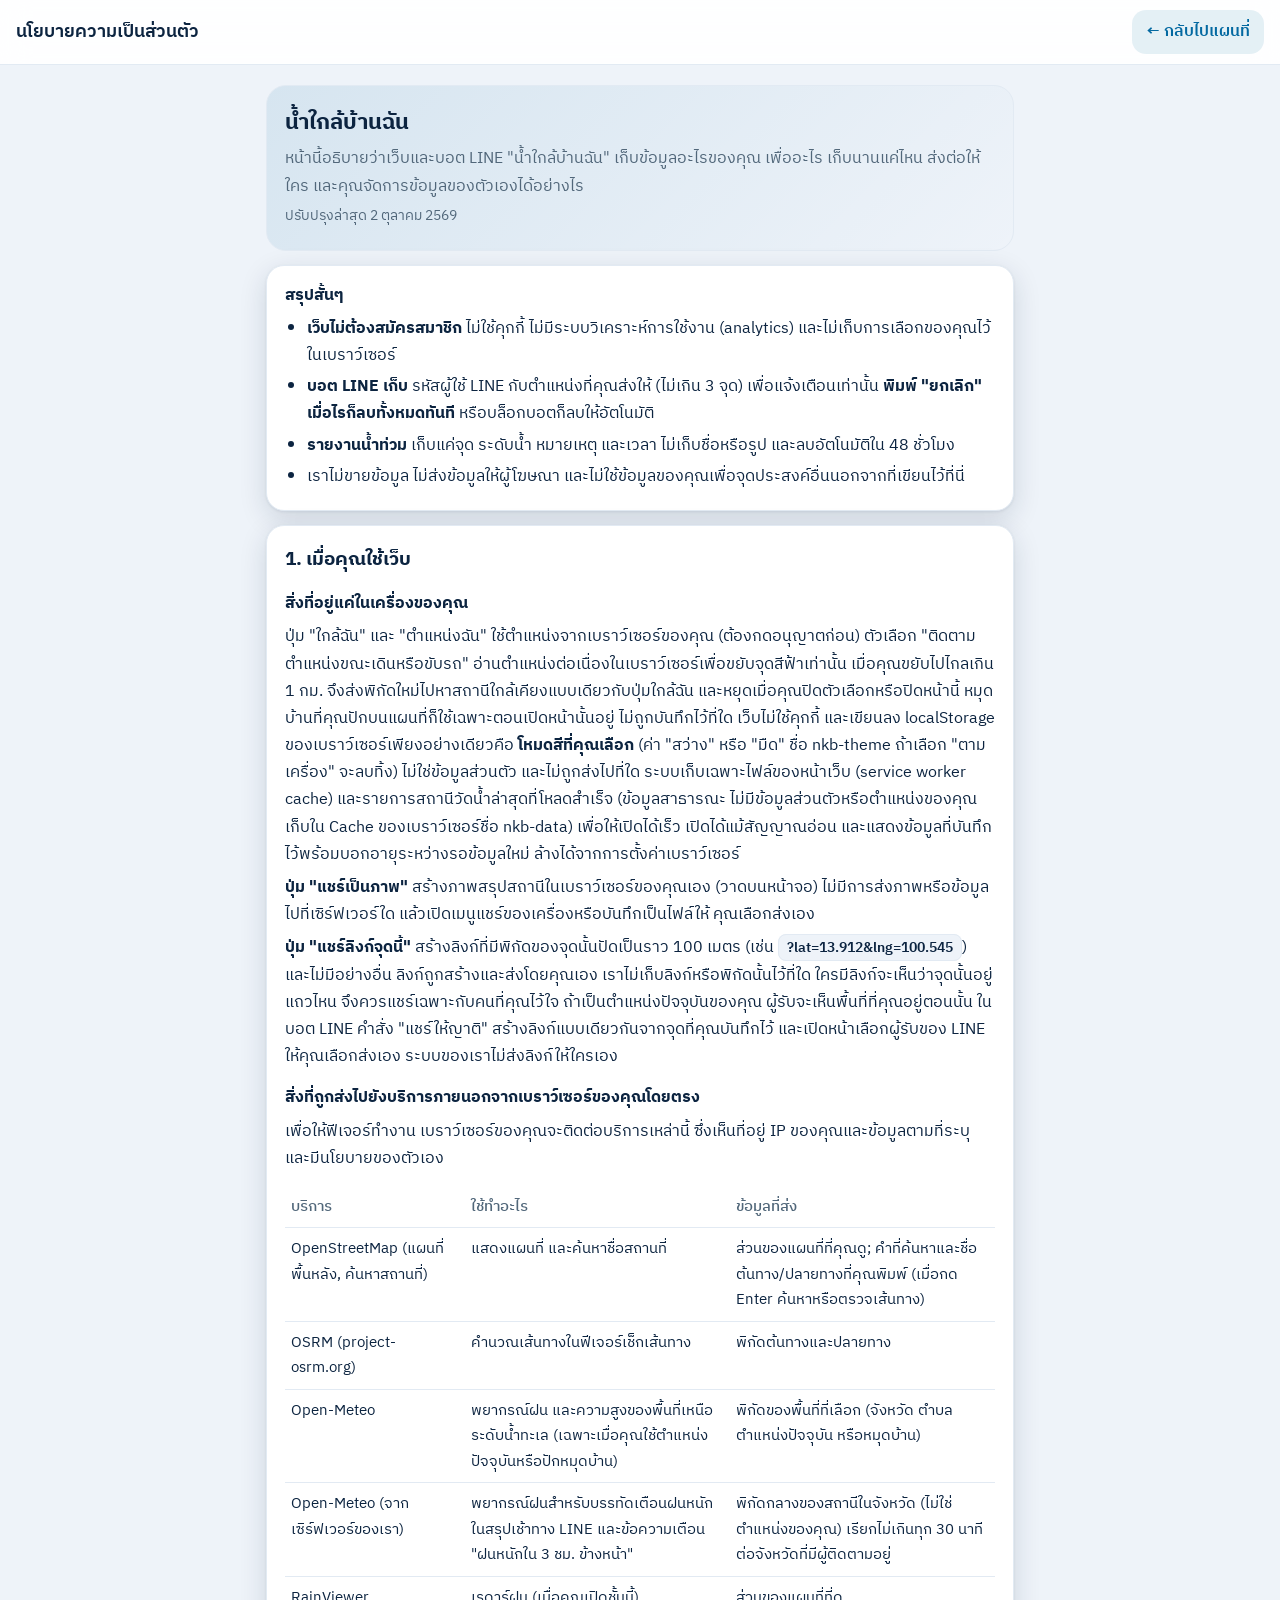
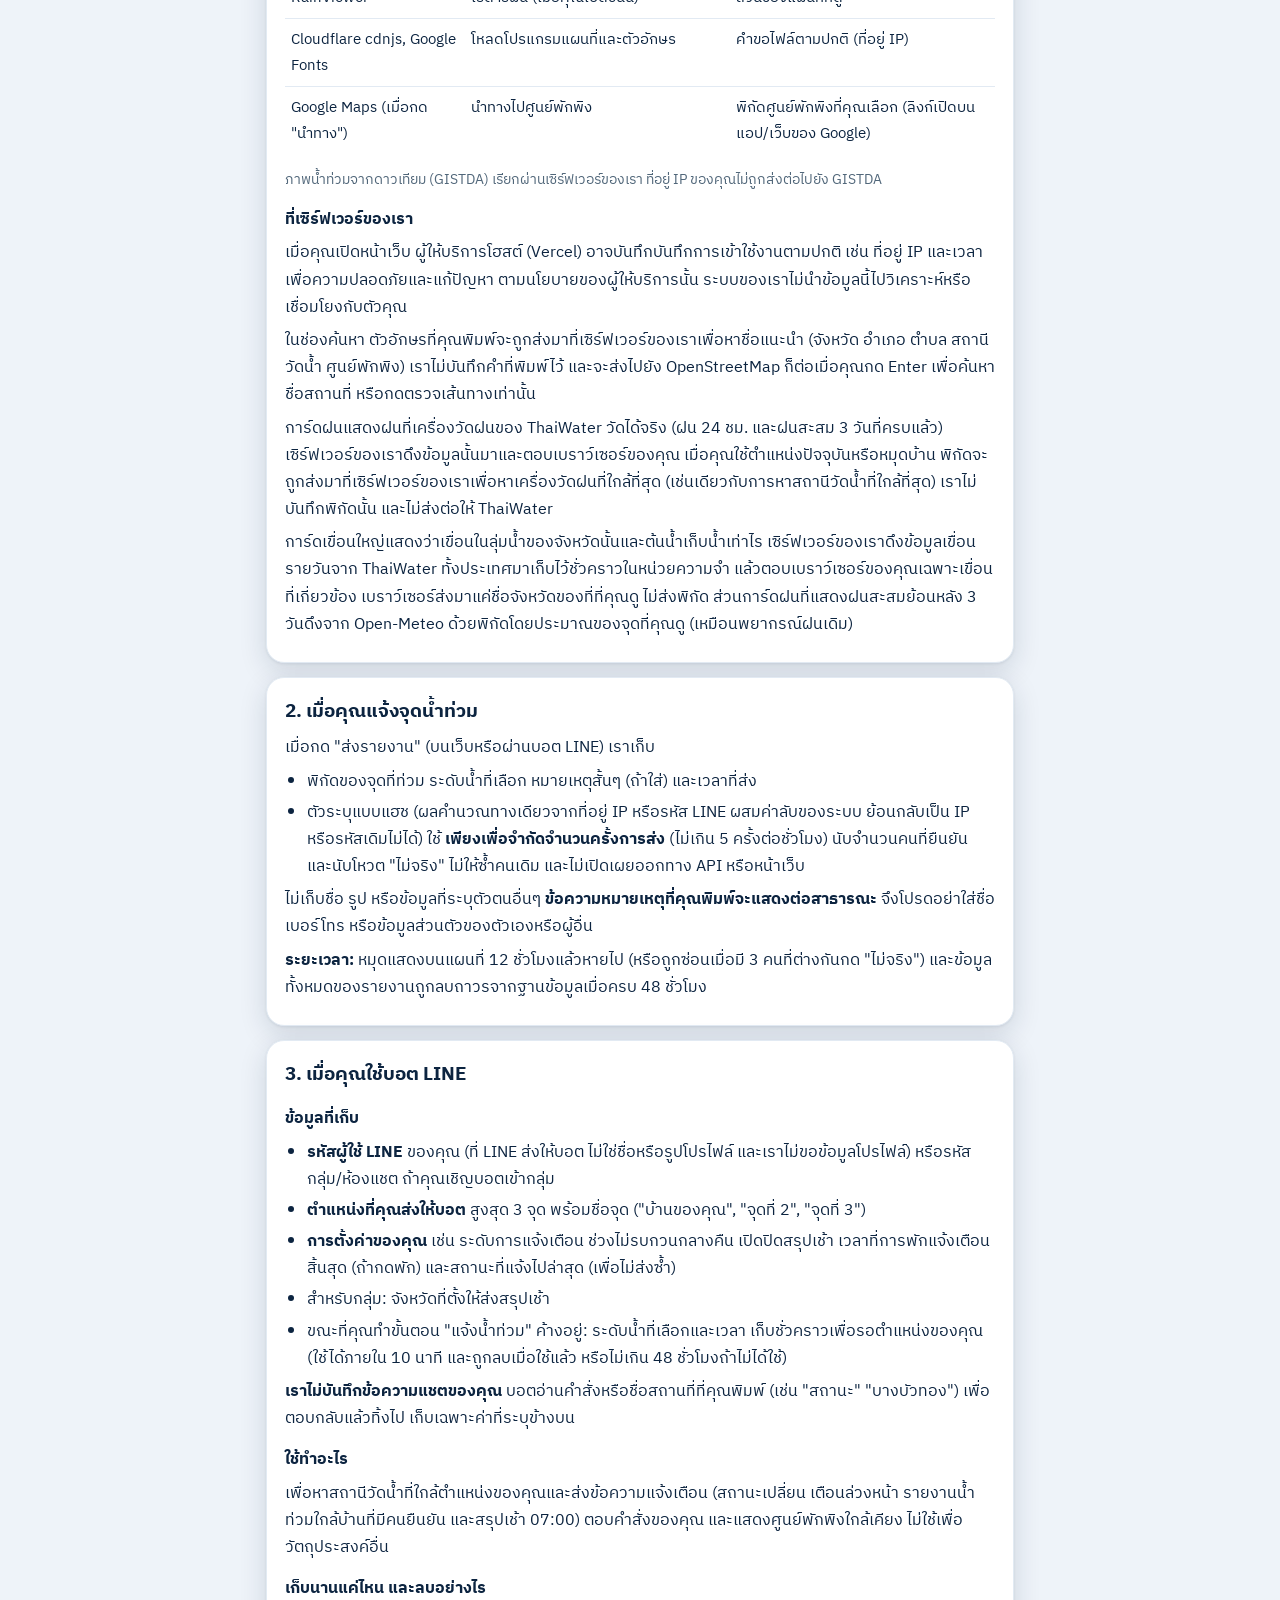
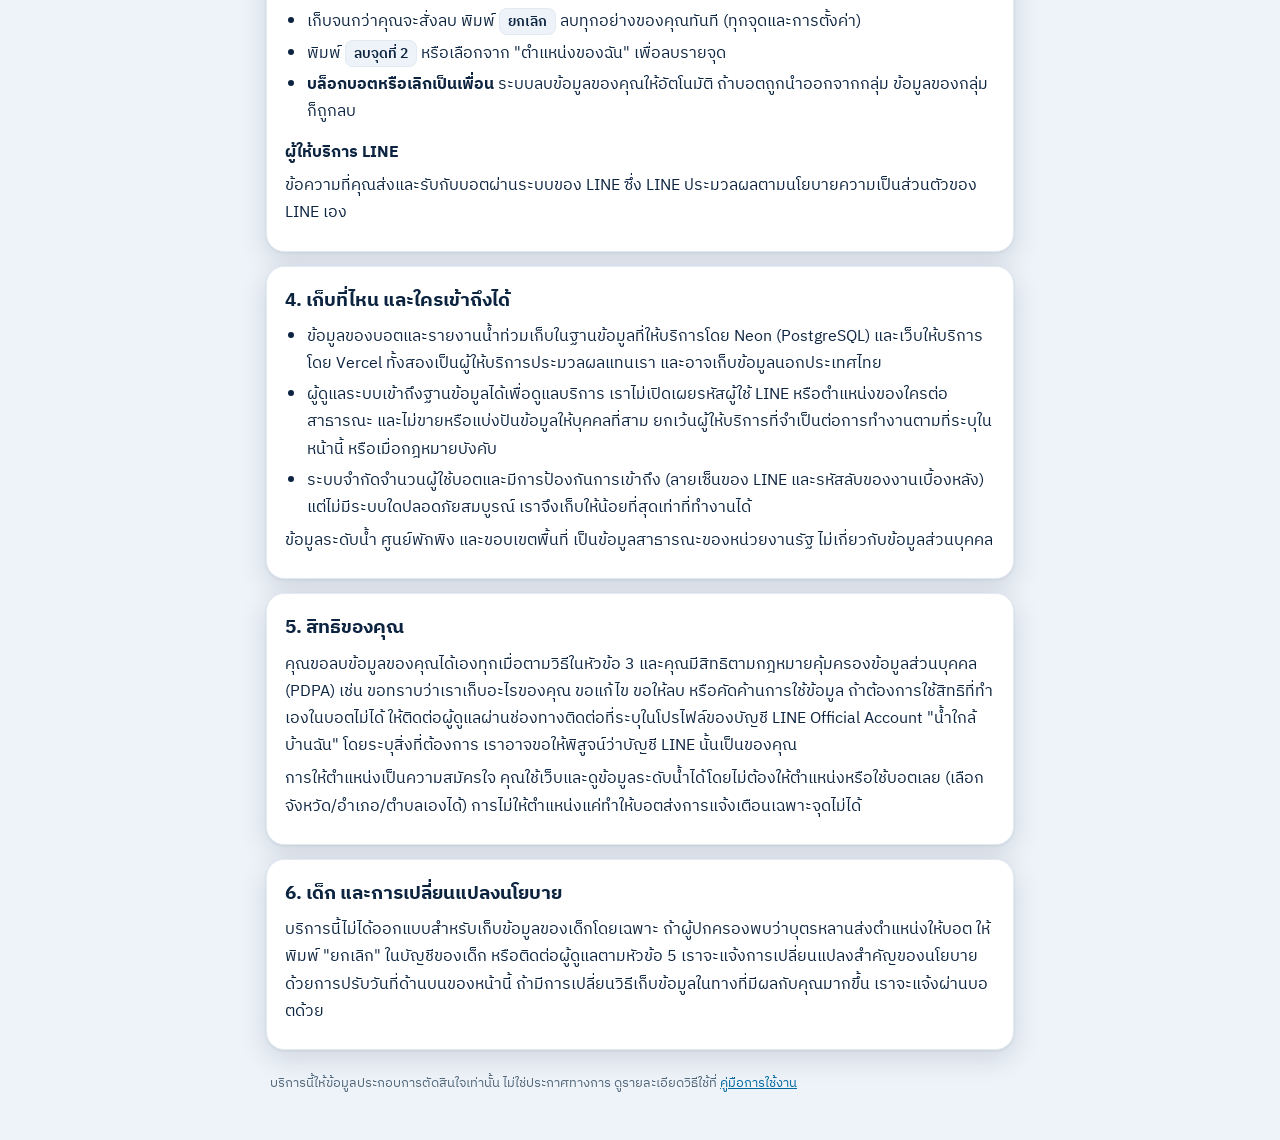
<file: public/privacy.html>
<!doctype html>
<html lang="th">
<head>
<meta charset="utf-8">
<meta name="viewport" content="width=device-width, initial-scale=1, viewport-fit=cover">
<title>นโยบายความเป็นส่วนตัว น้ำใกล้บ้านฉัน</title>
<meta name="description" content="น้ำใกล้บ้านฉันเก็บข้อมูลอะไรของคุณบ้าง เก็บนานแค่ไหน ส่งต่อให้ใคร และคุณลบหรือขอแก้ไขได้อย่างไร">
<meta name="theme-color" content="#0369a1">
<link rel="icon" href="icon.svg" type="image/svg+xml">
<link href="https://fonts.googleapis.com/css2?family=IBM+Plex+Sans+Thai:wght@400;500;600;700&display=swap" rel="stylesheet">
<script>try{var t=localStorage.getItem("nkb-theme");if(t==="light"||t==="dark")document.documentElement.setAttribute("data-theme",t);}catch(e){}</script>
<style>
:root{--bg:#eef3f9;--surface:#fff;--ink:#0c2440;--muted:#51677a;--line:#e2eaf3;--accent:#0369a1;--accent-ink:#fff;--accent-soft:rgba(3,105,161,.1);--watch-bg:rgba(217,119,6,.15);
--glass:rgba(255,255,255,.92);--shadow:0 8px 28px rgba(12,36,64,.14),0 1px 3px rgba(12,36,64,.08)}
@media (prefers-color-scheme:dark){:root:not([data-theme="light"]){--bg:#0a1220;--surface:#142033;--ink:#e8eef7;--muted:#9bb0c6;--line:#27384f;--accent:#38bdf8;--accent-ink:#04202b;--accent-soft:rgba(56,189,248,.14);--watch-bg:rgba(232,180,58,.16);--glass:rgba(18,38,48,.9);--shadow:0 8px 28px rgba(0,0,0,.5),0 1px 3px rgba(0,0,0,.4);color-scheme:dark}}
:root[data-theme="dark"]{--bg:#0a1220;--surface:#142033;--ink:#e8eef7;--muted:#9bb0c6;--line:#27384f;--accent:#38bdf8;--accent-ink:#04202b;--accent-soft:rgba(56,189,248,.14);--watch-bg:rgba(232,180,58,.16);--glass:rgba(18,38,48,.9);--shadow:0 8px 28px rgba(0,0,0,.5),0 1px 3px rgba(0,0,0,.4);color-scheme:dark}
*{box-sizing:border-box}
html{scroll-behavior:smooth;scroll-padding-top:74px}
body{margin:0;background:var(--bg);color:var(--ink);font-family:"IBM Plex Sans Thai",system-ui,sans-serif;font-size:16px;line-height:1.7;-webkit-text-size-adjust:100%}
a{color:var(--accent)}
:focus-visible{outline:3px solid var(--accent);outline-offset:2px}
header{position:sticky;top:0;z-index:10;background:var(--glass);-webkit-backdrop-filter:blur(14px);backdrop-filter:blur(14px);border-bottom:1px solid var(--line);padding:10px 16px;padding-top:calc(10px + env(safe-area-inset-top,0px));display:flex;gap:10px;align-items:center;justify-content:space-between}
header h1{margin:0;font-size:18px;font-weight:600}
header a.back{display:inline-flex;align-items:center;height:44px;padding:0 14px;border-radius:14px;background:var(--accent-soft);color:var(--accent);font-weight:600;text-decoration:none;white-space:nowrap}
main{max-width:780px;margin:0 auto;padding:6px 16px 40px}
.hero{margin-top:14px;background:linear-gradient(135deg,var(--accent-soft),transparent);border:1px solid var(--line);border-radius:20px;padding:18px}
.hero h2{margin:0 0 4px;font-size:22px}.hero p{margin:4px 0;color:var(--muted)}
.sum{background:var(--surface);border:1px solid var(--line);border-radius:18px;padding:16px 18px;margin-top:14px;box-shadow:var(--shadow)}
.sum h3{margin:0 0 6px;font-size:16px}.sum ul{margin:4px 0;padding-left:22px}
section{background:var(--surface);border:1px solid var(--line);border-radius:18px;padding:18px;margin-top:14px;box-shadow:var(--shadow)}
section>h2{margin:0 0 6px;font-size:19px}
h3{font-size:16px;margin:14px 0 4px}
p{margin:6px 0}ul,ol{margin:6px 0;padding-left:22px}li{margin:4px 0}
.note{color:var(--muted);font-size:14px}
.warn{border-radius:14px;padding:10px 14px;margin:10px 0;font-size:15px;background:var(--watch-bg)}
table{width:100%;border-collapse:collapse;font-size:15px;margin:8px 0}
th,td{text-align:left;padding:8px 6px;border-top:1px solid var(--line);vertical-align:top}th{color:var(--muted);font-weight:500;border-top:0}
code{background:var(--bg);border:1px solid var(--line);border-radius:8px;padding:1px 8px;font-size:14px;font-family:inherit;font-weight:600;white-space:nowrap}
.scroll{overflow-x:auto}
footer{color:var(--muted);font-size:13px;margin:22px 4px 0}
@media print{header{display:none}section,.sum{box-shadow:none;break-inside:avoid}body{background:#fff}}
</style>
</head>
<body>
<header>
  <h1>นโยบายความเป็นส่วนตัว</h1>
  <a class="back" href="./">← กลับไปแผนที่</a>
</header>
<main>

<div class="hero">
  <h2>น้ำใกล้บ้านฉัน</h2>
  <p>หน้านี้อธิบายว่าเว็บและบอต LINE "น้ำใกล้บ้านฉัน" เก็บข้อมูลอะไรของคุณ เพื่ออะไร เก็บนานแค่ไหน ส่งต่อให้ใคร และคุณจัดการข้อมูลของตัวเองได้อย่างไร</p>
  <p class="note">ปรับปรุงล่าสุด 2 ตุลาคม 2569</p>
</div>

<div class="sum">
  <h3>สรุปสั้นๆ</h3>
  <ul>
    <li><b>เว็บไม่ต้องสมัครสมาชิก</b> ไม่ใช้คุกกี้ ไม่มีระบบวิเคราะห์การใช้งาน (analytics) และไม่เก็บการเลือกของคุณไว้ในเบราว์เซอร์</li>
    <li><b>บอต LINE เก็บ</b> รหัสผู้ใช้ LINE กับตำแหน่งที่คุณส่งให้ (ไม่เกิน 3 จุด) เพื่อแจ้งเตือนเท่านั้น <b>พิมพ์ "ยกเลิก" เมื่อไรก็ลบทั้งหมดทันที</b> หรือบล็อกบอตก็ลบให้อัตโนมัติ</li>
    <li><b>รายงานน้ำท่วม</b> เก็บแค่จุด ระดับน้ำ หมายเหตุ และเวลา ไม่เก็บชื่อหรือรูป และลบอัตโนมัติใน 48 ชั่วโมง</li>
    <li>เราไม่ขายข้อมูล ไม่ส่งข้อมูลให้ผู้โฆษณา และไม่ใช้ข้อมูลของคุณเพื่อจุดประสงค์อื่นนอกจากที่เขียนไว้ที่นี่</li>
  </ul>
</div>

<section id="web">
  <h2>1. เมื่อคุณใช้เว็บ</h2>
  <h3>สิ่งที่อยู่แค่ในเครื่องของคุณ</h3>
  <p>ปุ่ม "ใกล้ฉัน" และ "ตำแหน่งฉัน" ใช้ตำแหน่งจากเบราว์เซอร์ของคุณ (ต้องกดอนุญาตก่อน) ตัวเลือก "ติดตามตำแหน่งขณะเดินหรือขับรถ" อ่านตำแหน่งต่อเนื่องในเบราว์เซอร์เพื่อขยับจุดสีฟ้าเท่านั้น เมื่อคุณขยับไปไกลเกิน 1 กม. จึงส่งพิกัดใหม่ไปหาสถานีใกล้เคียงแบบเดียวกับปุ่มใกล้ฉัน และหยุดเมื่อคุณปิดตัวเลือกหรือปิดหน้านี้ หมุดบ้านที่คุณปักบนแผนที่ก็ใช้เฉพาะตอนเปิดหน้านั้นอยู่ ไม่ถูกบันทึกไว้ที่ใด เว็บไม่ใช้คุกกี้ และเขียนลง localStorage ของเบราว์เซอร์เพียงอย่างเดียวคือ <b>โหมดสีที่คุณเลือก</b> (ค่า "สว่าง" หรือ "มืด" ชื่อ nkb-theme ถ้าเลือก "ตามเครื่อง" จะลบทิ้ง) ไม่ใช่ข้อมูลส่วนตัว และไม่ถูกส่งไปที่ใด ระบบเก็บเฉพาะไฟล์ของหน้าเว็บ (service worker cache) และรายการสถานีวัดน้ำล่าสุดที่โหลดสำเร็จ (ข้อมูลสาธารณะ ไม่มีข้อมูลส่วนตัวหรือตำแหน่งของคุณ เก็บใน Cache ของเบราว์เซอร์ชื่อ nkb-data) เพื่อให้เปิดได้เร็ว เปิดได้แม้สัญญาณอ่อน และแสดงข้อมูลที่บันทึกไว้พร้อมบอกอายุระหว่างรอข้อมูลใหม่ ล้างได้จากการตั้งค่าเบราว์เซอร์</p>
  <p><b>ปุ่ม "แชร์เป็นภาพ"</b> สร้างภาพสรุปสถานีในเบราว์เซอร์ของคุณเอง (วาดบนหน้าจอ) ไม่มีการส่งภาพหรือข้อมูลไปที่เซิร์ฟเวอร์ใด แล้วเปิดเมนูแชร์ของเครื่องหรือบันทึกเป็นไฟล์ให้ คุณเลือกส่งเอง</p>
  <p><b>ปุ่ม "แชร์ลิงก์จุดนี้"</b> สร้างลิงก์ที่มีพิกัดของจุดนั้นปัดเป็นราว 100 เมตร (เช่น <code>?lat=13.912&amp;lng=100.545</code>) และไม่มีอย่างอื่น ลิงก์ถูกสร้างและส่งโดยคุณเอง เราไม่เก็บลิงก์หรือพิกัดนั้นไว้ที่ใด ใครมีลิงก์จะเห็นว่าจุดนั้นอยู่แถวไหน จึงควรแชร์เฉพาะกับคนที่คุณไว้ใจ ถ้าเป็นตำแหน่งปัจจุบันของคุณ ผู้รับจะเห็นพื้นที่ที่คุณอยู่ตอนนั้น ในบอต LINE คำสั่ง "แชร์ให้ญาติ" สร้างลิงก์แบบเดียวกันจากจุดที่คุณบันทึกไว้ และเปิดหน้าเลือกผู้รับของ LINE ให้คุณเลือกส่งเอง ระบบของเราไม่ส่งลิงก์ให้ใครเอง
  <h3>สิ่งที่ถูกส่งไปยังบริการภายนอกจากเบราว์เซอร์ของคุณโดยตรง</h3>
  <p>เพื่อให้ฟีเจอร์ทำงาน เบราว์เซอร์ของคุณจะติดต่อบริการเหล่านี้ ซึ่งเห็นที่อยู่ IP ของคุณและข้อมูลตามที่ระบุ และมีนโยบายของตัวเอง</p>
  <div class="scroll"><table>
    <tr><th>บริการ</th><th>ใช้ทำอะไร</th><th>ข้อมูลที่ส่ง</th></tr>
    <tr><td>OpenStreetMap (แผนที่พื้นหลัง, ค้นหาสถานที่)</td><td>แสดงแผนที่ และค้นหาชื่อสถานที่</td><td>ส่วนของแผนที่ที่คุณดู; คำที่ค้นหาและชื่อต้นทาง/ปลายทางที่คุณพิมพ์ (เมื่อกด Enter ค้นหาหรือตรวจเส้นทาง)</td></tr>
    <tr><td>OSRM (project-osrm.org)</td><td>คำนวณเส้นทางในฟีเจอร์เช็กเส้นทาง</td><td>พิกัดต้นทางและปลายทาง</td></tr>
    <tr><td>Open-Meteo</td><td>พยากรณ์ฝน และความสูงของพื้นที่เหนือระดับน้ำทะเล (เฉพาะเมื่อคุณใช้ตำแหน่งปัจจุบันหรือปักหมุดบ้าน)</td><td>พิกัดของพื้นที่ที่เลือก (จังหวัด ตำบล ตำแหน่งปัจจุบัน หรือหมุดบ้าน)</td></tr>
    <tr><td>Open-Meteo (จากเซิร์ฟเวอร์ของเรา)</td><td>พยากรณ์ฝนสำหรับบรรทัดเตือนฝนหนักในสรุปเช้าทาง LINE และข้อความเตือน "ฝนหนักใน 3 ชม. ข้างหน้า"</td><td>พิกัดกลางของสถานีในจังหวัด (ไม่ใช่ตำแหน่งของคุณ) เรียกไม่เกินทุก 30 นาทีต่อจังหวัดที่มีผู้ติดตามอยู่</td></tr>
    <tr><td>RainViewer</td><td>เรดาร์ฝน (เมื่อคุณเปิดชั้นนี้)</td><td>ส่วนของแผนที่ที่ดู</td></tr>
    <tr><td>Cloudflare cdnjs, Google Fonts</td><td>โหลดโปรแกรมแผนที่และตัวอักษร</td><td>คำขอไฟล์ตามปกติ (ที่อยู่ IP)</td></tr>
    <tr><td>Google Maps (เมื่อกด "นำทาง")</td><td>นำทางไปศูนย์พักพิง</td><td>พิกัดศูนย์พักพิงที่คุณเลือก (ลิงก์เปิดบนแอป/เว็บของ Google)</td></tr>
  </table></div>
  <p class="note">ภาพน้ำท่วมจากดาวเทียม (GISTDA) เรียกผ่านเซิร์ฟเวอร์ของเรา ที่อยู่ IP ของคุณไม่ถูกส่งต่อไปยัง GISTDA</p>
  <h3>ที่เซิร์ฟเวอร์ของเรา</h3>
  <p>เมื่อคุณเปิดหน้าเว็บ ผู้ให้บริการโฮสต์ (Vercel) อาจบันทึกบันทึกการเข้าใช้งานตามปกติ เช่น ที่อยู่ IP และเวลา เพื่อความปลอดภัยและแก้ปัญหา ตามนโยบายของผู้ให้บริการนั้น ระบบของเราไม่นำข้อมูลนี้ไปวิเคราะห์หรือเชื่อมโยงกับตัวคุณ</p>
  <p>ในช่องค้นหา ตัวอักษรที่คุณพิมพ์จะถูกส่งมาที่เซิร์ฟเวอร์ของเราเพื่อหาชื่อแนะนำ (จังหวัด อำเภอ ตำบล สถานีวัดน้ำ ศูนย์พักพิง) เราไม่บันทึกคำที่พิมพ์ไว้ และจะส่งไปยัง OpenStreetMap ก็ต่อเมื่อคุณกด Enter เพื่อค้นหาชื่อสถานที่ หรือกดตรวจเส้นทางเท่านั้น</p>
  <p>การ์ดฝนแสดงฝนที่เครื่องวัดฝนของ ThaiWater วัดได้จริง (ฝน 24 ชม. และฝนสะสม 3 วันที่ครบแล้ว) เซิร์ฟเวอร์ของเราดึงข้อมูลนั้นมาและตอบเบราว์เซอร์ของคุณ เมื่อคุณใช้ตำแหน่งปัจจุบันหรือหมุดบ้าน พิกัดจะถูกส่งมาที่เซิร์ฟเวอร์ของเราเพื่อหาเครื่องวัดฝนที่ใกล้ที่สุด (เช่นเดียวกับการหาสถานีวัดน้ำที่ใกล้ที่สุด) เราไม่บันทึกพิกัดนั้น และไม่ส่งต่อให้ ThaiWater</p>
  <p>การ์ดเขื่อนใหญ่แสดงว่าเขื่อนในลุ่มน้ำของจังหวัดนั้นและต้นน้ำเก็บน้ำเท่าไร เซิร์ฟเวอร์ของเราดึงข้อมูลเขื่อนรายวันจาก ThaiWater ทั้งประเทศมาเก็บไว้ชั่วคราวในหน่วยความจำ แล้วตอบเบราว์เซอร์ของคุณเฉพาะเขื่อนที่เกี่ยวข้อง เบราว์เซอร์ส่งมาแค่ชื่อจังหวัดของที่ที่คุณดู ไม่ส่งพิกัด ส่วนการ์ดฝนที่แสดงฝนสะสมย้อนหลัง 3 วันดึงจาก Open-Meteo ด้วยพิกัดโดยประมาณของจุดที่คุณดู (เหมือนพยากรณ์ฝนเดิม)</p>
</section>

<section id="report">
  <h2>2. เมื่อคุณแจ้งจุดน้ำท่วม</h2>
  <p>เมื่อกด "ส่งรายงาน" (บนเว็บหรือผ่านบอต LINE) เราเก็บ</p>
  <ul>
    <li>พิกัดของจุดที่ท่วม ระดับน้ำที่เลือก หมายเหตุสั้นๆ (ถ้าใส่) และเวลาที่ส่ง</li>
    <li>ตัวระบุแบบแฮช (ผลคำนวณทางเดียวจากที่อยู่ IP หรือรหัส LINE ผสมค่าลับของระบบ ย้อนกลับเป็น IP หรือรหัสเดิมไม่ได้) ใช้ <b>เพียงเพื่อจำกัดจำนวนครั้งการส่ง</b> (ไม่เกิน 5 ครั้งต่อชั่วโมง) นับจำนวนคนที่ยืนยัน และนับโหวต "ไม่จริง" ไม่ให้ซ้ำคนเดิม และไม่เปิดเผยออกทาง API หรือหน้าเว็บ</li>
  </ul>
  <p>ไม่เก็บชื่อ รูป หรือข้อมูลที่ระบุตัวตนอื่นๆ <b>ข้อความหมายเหตุที่คุณพิมพ์จะแสดงต่อสาธารณะ</b> จึงโปรดอย่าใส่ชื่อ เบอร์โทร หรือข้อมูลส่วนตัวของตัวเองหรือผู้อื่น</p>
  <p><b>ระยะเวลา:</b> หมุดแสดงบนแผนที่ 12 ชั่วโมงแล้วหายไป (หรือถูกซ่อนเมื่อมี 3 คนที่ต่างกันกด "ไม่จริง") และข้อมูลทั้งหมดของรายงานถูกลบถาวรจากฐานข้อมูลเมื่อครบ 48 ชั่วโมง</p>
</section>

<section id="line">
  <h2>3. เมื่อคุณใช้บอต LINE</h2>
  <h3>ข้อมูลที่เก็บ</h3>
  <ul>
    <li><b>รหัสผู้ใช้ LINE</b> ของคุณ (ที่ LINE ส่งให้บอต ไม่ใช่ชื่อหรือรูปโปรไฟล์ และเราไม่ขอข้อมูลโปรไฟล์) หรือรหัสกลุ่ม/ห้องแชต ถ้าคุณเชิญบอตเข้ากลุ่ม</li>
    <li><b>ตำแหน่งที่คุณส่งให้บอต</b> สูงสุด 3 จุด พร้อมชื่อจุด ("บ้านของคุณ", "จุดที่ 2", "จุดที่ 3")</li>
    <li><b>การตั้งค่าของคุณ</b> เช่น ระดับการแจ้งเตือน ช่วงไม่รบกวนกลางคืน เปิดปิดสรุปเช้า เวลาที่การพักแจ้งเตือนสิ้นสุด (ถ้ากดพัก) และสถานะที่แจ้งไปล่าสุด (เพื่อไม่ส่งซ้ำ)</li>
    <li>สำหรับกลุ่ม: จังหวัดที่ตั้งให้ส่งสรุปเช้า</li>
    <li>ขณะที่คุณทำขั้นตอน "แจ้งน้ำท่วม" ค้างอยู่: ระดับน้ำที่เลือกและเวลา เก็บชั่วคราวเพื่อรอตำแหน่งของคุณ (ใช้ได้ภายใน 10 นาที และถูกลบเมื่อใช้แล้ว หรือไม่เกิน 48 ชั่วโมงถ้าไม่ได้ใช้)</li>
  </ul>
  <p><b>เราไม่บันทึกข้อความแชตของคุณ</b> บอตอ่านคำสั่งหรือชื่อสถานที่ที่คุณพิมพ์ (เช่น "สถานะ" "บางบัวทอง") เพื่อตอบกลับแล้วทิ้งไป เก็บเฉพาะค่าที่ระบุข้างบน</p>
  <h3>ใช้ทำอะไร</h3>
  <p>เพื่อหาสถานีวัดน้ำที่ใกล้ตำแหน่งของคุณและส่งข้อความแจ้งเตือน (สถานะเปลี่ยน เตือนล่วงหน้า รายงานน้ำท่วมใกล้บ้านที่มีคนยืนยัน และสรุปเช้า 07:00) ตอบคำสั่งของคุณ และแสดงศูนย์พักพิงใกล้เคียง ไม่ใช้เพื่อวัตถุประสงค์อื่น</p>
  <h3>เก็บนานแค่ไหน และลบอย่างไร</h3>
  <ul>
    <li>เก็บจนกว่าคุณจะสั่งลบ พิมพ์ <code>ยกเลิก</code> ลบทุกอย่างของคุณทันที (ทุกจุดและการตั้งค่า)</li>
    <li>พิมพ์ <code>ลบจุดที่ 2</code> หรือเลือกจาก "ตำแหน่งของฉัน" เพื่อลบรายจุด</li>
    <li><b>บล็อกบอตหรือเลิกเป็นเพื่อน</b> ระบบลบข้อมูลของคุณให้อัตโนมัติ ถ้าบอตถูกนำออกจากกลุ่ม ข้อมูลของกลุ่มก็ถูกลบ</li>
  </ul>
  <h3>ผู้ให้บริการ LINE</h3>
  <p>ข้อความที่คุณส่งและรับกับบอตผ่านระบบของ LINE ซึ่ง LINE ประมวลผลตามนโยบายความเป็นส่วนตัวของ LINE เอง</p>
</section>

<section id="where">
  <h2>4. เก็บที่ไหน และใครเข้าถึงได้</h2>
  <ul>
    <li>ข้อมูลของบอตและรายงานน้ำท่วมเก็บในฐานข้อมูลที่ให้บริการโดย Neon (PostgreSQL) และเว็บให้บริการโดย Vercel ทั้งสองเป็นผู้ให้บริการประมวลผลแทนเรา และอาจเก็บข้อมูลนอกประเทศไทย</li>
    <li>ผู้ดูแลระบบเข้าถึงฐานข้อมูลได้เพื่อดูแลบริการ เราไม่เปิดเผยรหัสผู้ใช้ LINE หรือตำแหน่งของใครต่อสาธารณะ และไม่ขายหรือแบ่งปันข้อมูลให้บุคคลที่สาม ยกเว้นผู้ให้บริการที่จำเป็นต่อการทำงานตามที่ระบุในหน้านี้ หรือเมื่อกฎหมายบังคับ</li>
    <li>ระบบจำกัดจำนวนผู้ใช้บอตและมีการป้องกันการเข้าถึง (ลายเซ็นของ LINE และรหัสลับของงานเบื้องหลัง) แต่ไม่มีระบบใดปลอดภัยสมบูรณ์ เราจึงเก็บให้น้อยที่สุดเท่าที่ทำงานได้</li>
  </ul>
  <p>ข้อมูลระดับน้ำ ศูนย์พักพิง และขอบเขตพื้นที่ เป็นข้อมูลสาธารณะของหน่วยงานรัฐ ไม่เกี่ยวกับข้อมูลส่วนบุคคล</p>
</section>

<section id="rights">
  <h2>5. สิทธิของคุณ</h2>
  <p>คุณขอลบข้อมูลของคุณได้เองทุกเมื่อตามวิธีในหัวข้อ 3 และคุณมีสิทธิตามกฎหมายคุ้มครองข้อมูลส่วนบุคคล (PDPA) เช่น ขอทราบว่าเราเก็บอะไรของคุณ ขอแก้ไข ขอให้ลบ หรือคัดค้านการใช้ข้อมูล ถ้าต้องการใช้สิทธิที่ทำเองในบอตไม่ได้ ให้ติดต่อผู้ดูแลผ่านช่องทางติดต่อที่ระบุในโปรไฟล์ของบัญชี LINE Official Account "น้ำใกล้บ้านฉัน" โดยระบุสิ่งที่ต้องการ เราอาจขอให้พิสูจน์ว่าบัญชี LINE นั้นเป็นของคุณ</p>
  <p>การให้ตำแหน่งเป็นความสมัครใจ คุณใช้เว็บและดูข้อมูลระดับน้ำได้โดยไม่ต้องให้ตำแหน่งหรือใช้บอตเลย (เลือกจังหวัด/อำเภอ/ตำบลเองได้) การไม่ให้ตำแหน่งแค่ทำให้บอตส่งการแจ้งเตือนเฉพาะจุดไม่ได้</p>
</section>

<section id="kids">
  <h2>6. เด็ก และการเปลี่ยนแปลงนโยบาย</h2>
  <p>บริการนี้ไม่ได้ออกแบบสำหรับเก็บข้อมูลของเด็กโดยเฉพาะ ถ้าผู้ปกครองพบว่าบุตรหลานส่งตำแหน่งให้บอต ให้พิมพ์ "ยกเลิก" ในบัญชีของเด็ก หรือติดต่อผู้ดูแลตามหัวข้อ 5 เราจะแจ้งการเปลี่ยนแปลงสำคัญของนโยบายด้วยการปรับวันที่ด้านบนของหน้านี้ ถ้ามีการเปลี่ยนวิธีเก็บข้อมูลในทางที่มีผลกับคุณมากขึ้น เราจะแจ้งผ่านบอตด้วย</p>
</section>

<footer>
  <p>บริการนี้ให้ข้อมูลประกอบการตัดสินใจเท่านั้น ไม่ใช่ประกาศทางการ ดูรายละเอียดวิธีใช้ที่ <a href="help.html">คู่มือการใช้งาน</a></p>
</footer>
</main>
</body>
</html>
</file>
